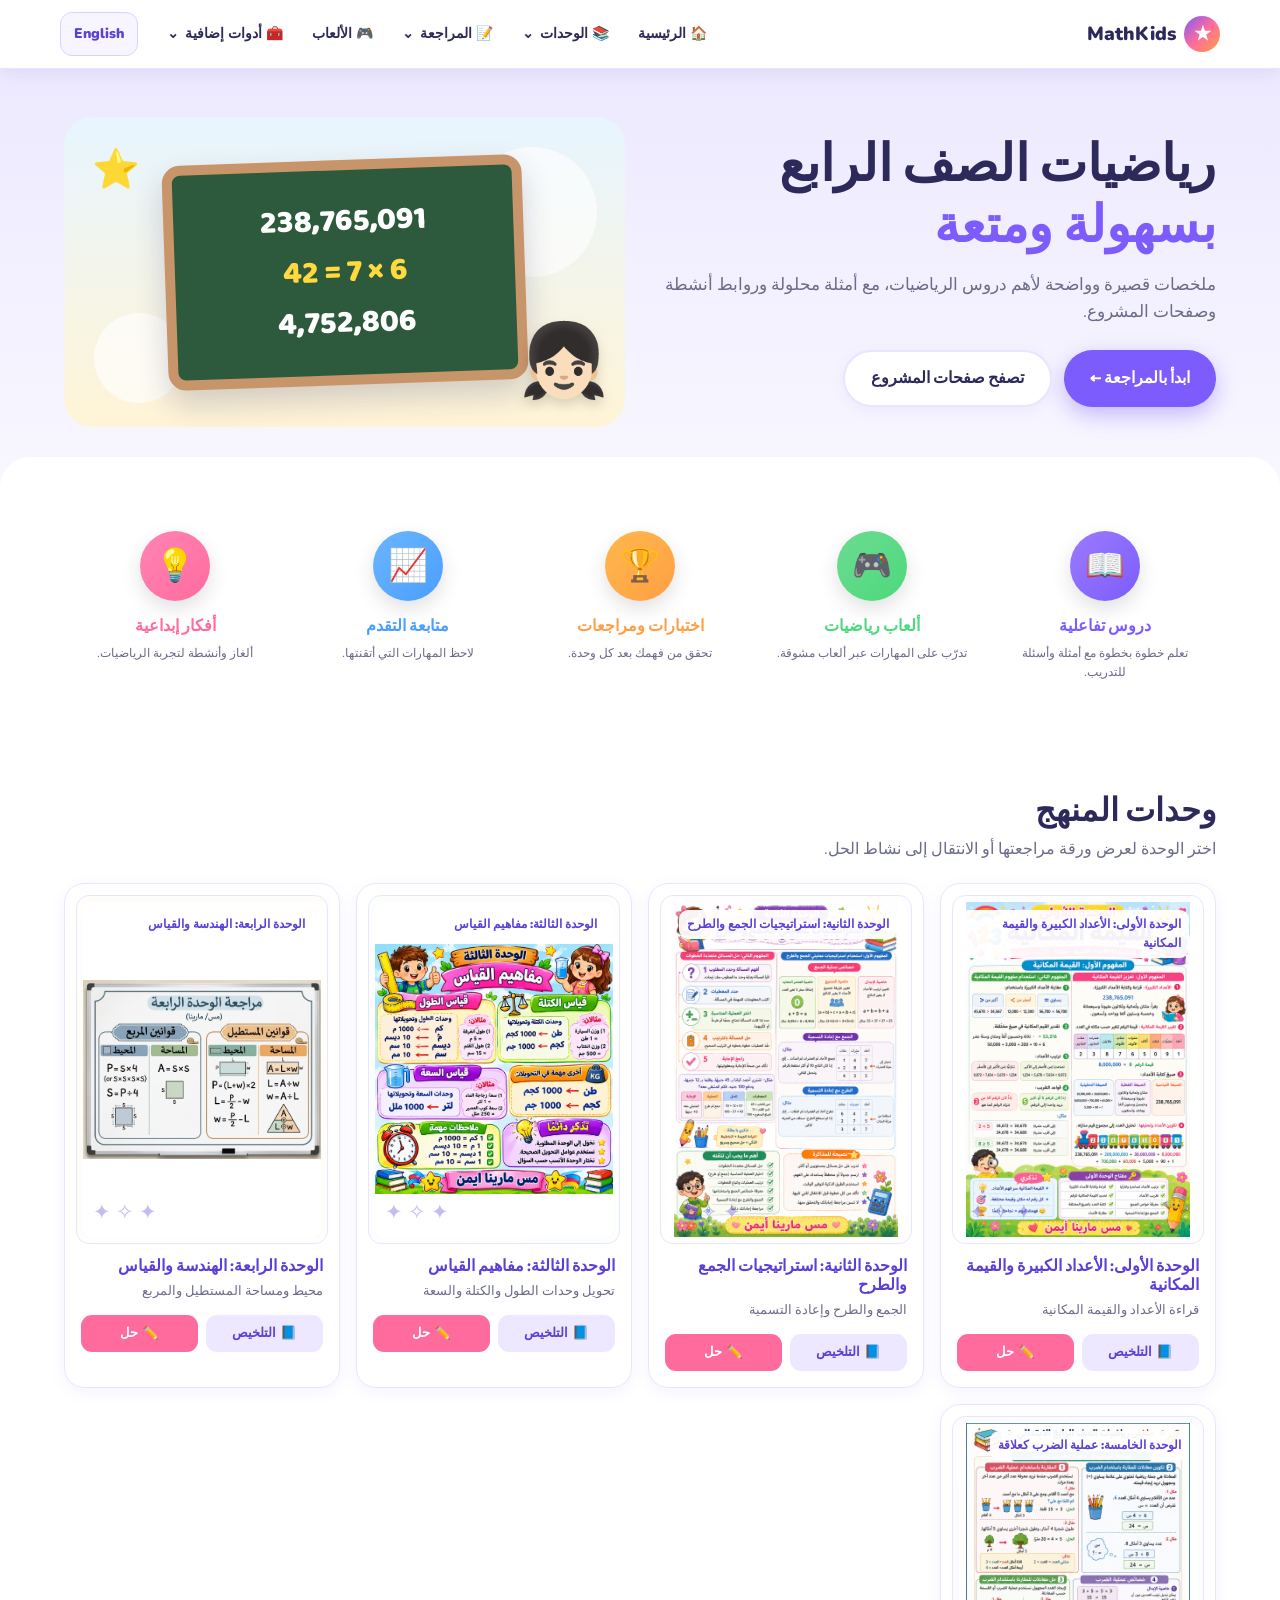
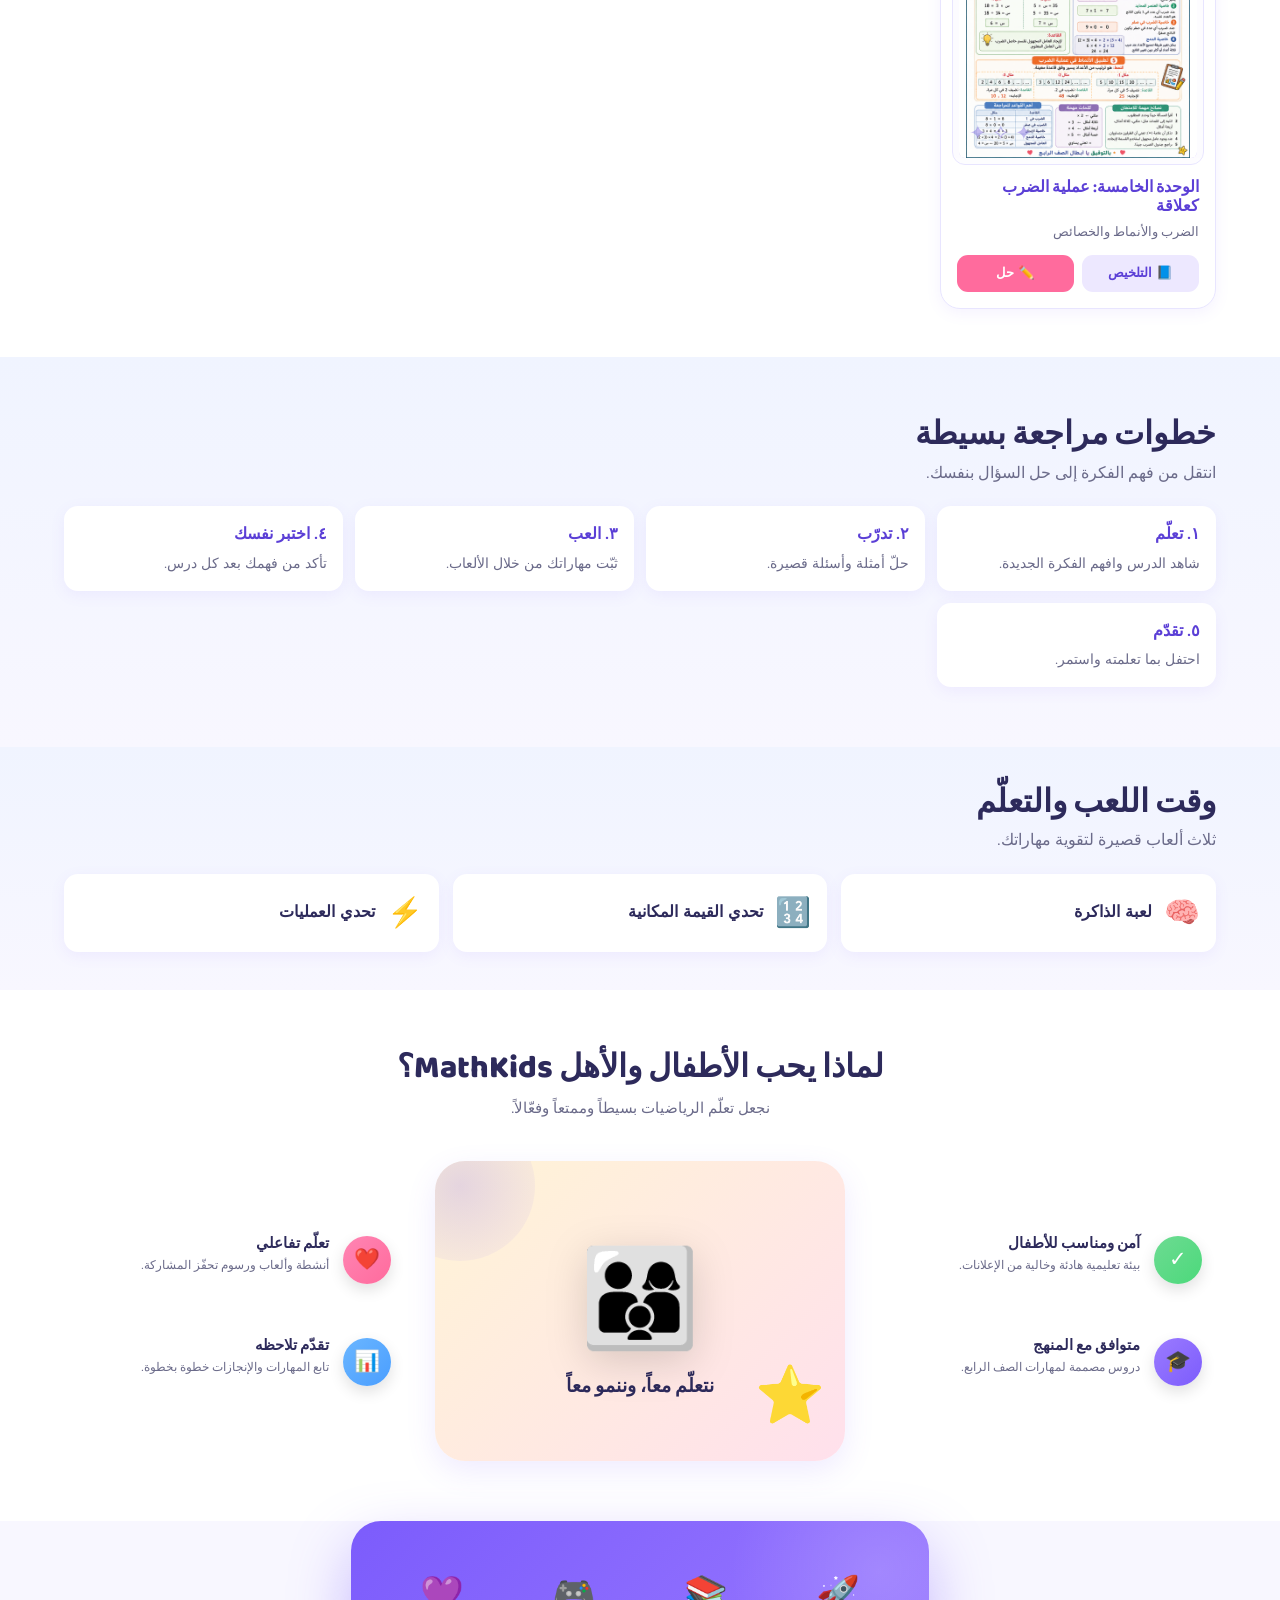
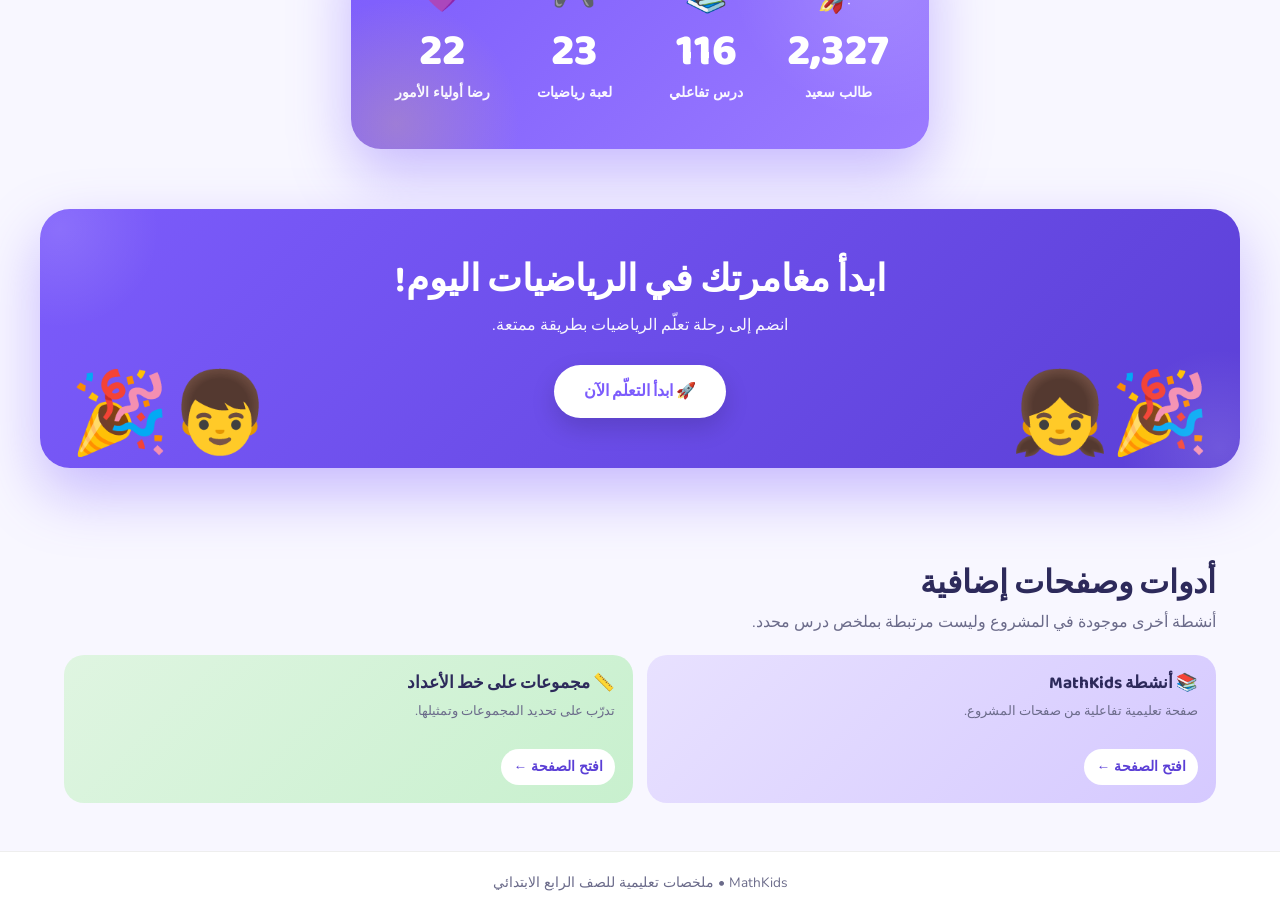
<file: index.html>
<!DOCTYPE html>
<html lang="ar" dir="rtl">
<head>
<meta charset="UTF-8">
<meta name="viewport" content="width=device-width, initial-scale=1.0">
<title>رياضيات الصف الرابع | MathKids</title>
<link rel="stylesheet" href="site-nav.css">
<link href="https://fonts.googleapis.com/css2?family=Baloo+2:wght@400;500;600;700;800&family=Nunito:wght@400;600;700;800;900&display=swap" rel="stylesheet">
  <link rel="stylesheet" href="index.css">
  <script src="index.js" defer></script>
</head>
<body>
<div id="grade-home">
  <div id="site-nav-root"></div>
  <header class="home-hero" id="home">
    <div class="container home-hero-grid">
      <div class="hero-copy">
        <h1 id="hero-title"></h1>
        <p id="hero-description"></p>
        <div class="hero-actions"><a class="btn btn-primary" href="#unit-summary" id="start-link"></a><a class="btn btn-outline" href="#project-pages" id="pages-link"></a></div>
      </div>
      <div class="hero-visual" aria-hidden="true">
        <div class="hero-board">238,765,091<br><span>6 × 7 = 42</span><br>4,752,806</div><div class="hero-mascot">👧🏻</div><div class="hero-star">⭐</div></div>
    </div>
  </header>
  <main>
    <section class="features-section" id="learning-features"><div class="container"><div class="features-grid" id="feature-grid"></div></div></section>
    <section class="home-section lessons" id="unit-summary">
      <div class="container"><div class="section-heading summary-heading"><div><h2 id="lessons-title"></h2><p id="lessons-description"></p></div></div><div class="lesson-grid" id="lesson-grid"></div></div>
    </section>
    <section class="path-section" id="study-path"><div class="container"><div class="section-heading"><h2 id="path-title"></h2><p id="path-description"></p></div><div class="path-grid" id="path-grid"></div></div></section>
    <section class="games-band" id="games-preview"><div class="container"><div class="section-heading"><h2 id="games-title"></h2><p id="games-description"></p></div><div class="games-grid" id="games-grid"></div></div></section>
    <section class="why-section" id="why-love"><div class="container"><h2 class="main-title" id="why-title"></h2><p class="subtitle" id="why-description"></p><div class="why-grid"><div class="why-col left" id="why-left"></div><div class="why-center"><div class="family-emoji">👨‍👩‍👦</div><h3 id="why-center-text"></h3><div class="monster">⭐</div></div><div class="why-col right" id="why-right"></div></div></div></section>
    <section class="stats-section" id="learning-stats"><div class="stats-box reveal"><div class="stat-item"><div class="icon">🚀</div><div class="stat-number" data-target="10000">0</div><div class="stat-label" id="stat-students"></div></div><div class="stat-item"><div class="icon">📚</div><div class="stat-number" data-target="500">0</div><div class="stat-label" id="stat-lessons"></div></div><div class="stat-item"><div class="icon">🎮</div><div class="stat-number" data-target="100">0</div><div class="stat-label" id="stat-games"></div></div><div class="stat-item"><div class="icon">💜</div><div class="stat-number" data-target="98" data-suffix="%">0</div><div class="stat-label" id="stat-satisfaction"></div></div></div></section>
    <section class="cta-section" id="start-learning"><div class="cta-box reveal"><div class="cta-kid cta-kid-left">👦🎉</div><div class="cta-kid cta-kid-right">🎉👧</div><h2 id="cta-title"></h2><p id="cta-description"></p><a class="btn-white" href="#unit-summary" id="cta-link"></a></div></section>
    <section class="home-section project-pages" id="project-pages">
      <div class="container"><div class="section-heading"><h2 id="pages-title"></h2><p id="pages-description"></p></div><div class="resource-grid" id="resource-grid"></div></div>
    </section>
  </main>
  <footer class="home-footer"><div class="container" id="footer-text"></div></footer>
</div>

<!-- ============ NAVBAR ============ -->
<nav class="navbar">
  <div class="container nav-inner">
    <div class="logo">
      <div class="logo-icon">⭐</div>
      <span><span class="math">Math</span><span class="kids">Kids</span></span>
    </div>

    <ul class="nav-links">
      <li><a href="#" class="active">🏠 Home</a></li>
      <li class="dropdown">
        <a href="#">📚 Lessons ▾</a>
        <div class="dropdown-menu">
          <a href="#">🎓 Grade 1</a>
          <a href="#">🎓 Grade 2</a>
          <a href="#">🎓 Grade 3</a>
          <a href="#" class="active">🎓 Grade 4</a>
          <a href="#">🎓 Grade 5</a>
          <a href="#">🎓 Grade 6</a>
        </div>
      </li>
      <li><a href="#">📝 Exams</a></li>
      <li><a href="#">🎮 Games</a></li>
      <li><a href="#">💡 Ideas</a></li>
    </ul>

    <a href="#" class="login-btn">👤 Login</a>
    <button class="mobile-toggle" aria-label="menu">☰</button>
  </div>
</nav>

<!-- ============ HERO ============ -->
<section class="hero">
  <div class="container hero-grid">
    <div class="hero-content">
      <h1>Learn <span class="highlight-purple">Math</span>,<br>Have <span class="highlight-pink">Fun!</span></h1>
      <p>Engaging lessons, exciting games, and creative activities make math easy and enjoyable for kids.</p>

      <div class="hero-buttons">
        <button class="btn btn-primary">🚀 Start Learning</button>
        <button class="btn btn-outline">▶ Watch Video</button>
      </div>

      <div class="hero-features">
        <div class="feat">
          <div class="feat-icon">📘</div>
          <span>Curriculum Aligned<br>Grade 4 Math</span>
        </div>
        <div class="feat">
          <div class="feat-icon">🛡️</div>
          <span>Safe & Ad-Free<br>Environment</span>
        </div>
        <div class="feat">
          <div class="feat-icon">📊</div>
          <span>Track Progress<br>& Achievements</span>
        </div>
      </div>
    </div>

    <div class="hero-image">
      <div class="hero-scene">
        <div class="sky-bg"></div>

        <!-- Clouds -->
        <div class="cloud cloud-1"></div>
        <div class="cloud cloud-2"></div>

        <!-- Trees -->
        <div class="tree tree-left"></div>
        <div class="tree tree-right"></div>

        <!-- Floating numbers -->
        <div class="float-num fn-2">2</div>
        <div class="float-num fn-3">3</div>
        <div class="float-num fn-x">×</div>

        <!-- Paper plane -->
        <div class="plane">✈️</div>

        <!-- Chalkboard -->
        <div class="board">
          <div class="board-line"><span class="num">2</span> <span class="op">+</span> <span class="num">3</span> <span class="op">=</span> <span class="res">5</span></div>
          <div class="board-line"><span class="num">8</span> <span class="op">−</span> <span class="num">2</span> <span class="op">=</span> <span class="res">6</span></div>
          <div class="board-line"><span class="num">4</span> <span class="op">×</span> <span class="num">2</span> <span class="op">=</span> <span class="res">8</span></div>
        </div>

        <!-- Desk -->
        <div class="desk"></div>

        <!-- Books -->
        <div class="book book-1"></div>
        <div class="book book-2"></div>

        <!-- Pencil -->
        <div class="pencil"></div>

        <!-- Kids -->
        <div class="kid-figure kid-boy">👦</div>
        <div class="kid-figure kid-girl">👧</div>
      </div>
    </div>
  </div>
</section>

<!-- ============ FEATURES ROW ============ -->
<section class="features-section">
  <div class="container">
    <div class="features-grid">
      <div class="feature-card reveal">
        <div class="feature-icon f-icon-1">📖</div>
        <h4>Interactive Lessons</h4>
        <p>Step-by-step video lessons with examples & practice questions.</p>
      </div>
      <div class="feature-card reveal">
        <div class="feature-icon f-icon-2">🎮</div>
        <h4>Fun Math Games</h4>
        <p>Practice math skills with exciting games and challenges.</p>
      </div>
      <div class="feature-card reveal">
        <div class="feature-icon f-icon-3">🏆</div>
        <h4>Exams & Quizzes</h4>
        <p>Test your knowledge and track your progress easily.</p>
      </div>
      <div class="feature-card reveal">
        <div class="feature-icon f-icon-4">📈</div>
        <h4>Progress Tracking</h4>
        <p>See reports and achievements to improve every day.</p>
      </div>
      <div class="feature-card reveal">
        <div class="feature-icon f-icon-5">💡</div>
        <h4>Creative Ideas</h4>
        <p>Fun activities and puzzles to explore math creatively.</p>
      </div>
    </div>
  </div>
</section>

<!-- ============ TOPICS ============ -->
<section class="topics-section">
  <div class="container">
    <div class="section-header">
      <h2 class="section-title">Explore by Topic <span class="star">★</span></h2>
      <a href="#" class="view-all">View all topics →</a>
    </div>

    <div class="topics-grid">
      <div class="topic-card topic-1 reveal">
        <h4>Numbers & Place Value</h4>
        <div class="topic-visual">🔢</div>
        <div class="topic-arrow">→</div>
      </div>
      <div class="topic-card topic-2 reveal">
        <h4>Addition & Subtraction</h4>
        <div class="topic-visual">➕</div>
        <div class="topic-arrow">→</div>
      </div>
      <div class="topic-card topic-3 reveal">
        <h4>Multiplication & Division</h4>
        <div class="topic-visual">✖️</div>
        <div class="topic-arrow">→</div>
      </div>
      <div class="topic-card topic-4 reveal">
        <h4>Fractions & Decimals</h4>
        <div class="topic-visual">🥧</div>
        <div class="topic-arrow">→</div>
      </div>
      <div class="topic-card topic-5 reveal">
        <h4>Measurement & Data</h4>
        <div class="topic-visual">📏</div>
        <div class="topic-arrow">→</div>
      </div>
    </div>

    <div class="dots-nav">
      <div class="dot active"></div>
      <div class="dot"></div>
      <div class="dot"></div>
    </div>
  </div>
</section>

<!-- ============ LEARNING PATH ============ -->
<section class="path-section">
  <div class="path-deco path-deco-left">👧</div>
  <div class="path-deco path-deco-right">🧠</div>
  <div class="container">
    <h2 class="main-title">A Fun Learning Path for Every Kid</h2>
    <p class="subtitle">Structured lessons designed to build strong math skills step by step.</p>

    <div class="path-grid">
      <div class="path-step reveal">
        <div class="path-icon p-icon-1">📋</div>
        <h4>1. Learn</h4>
        <p>Watch lessons and understand new concepts.</p>
      </div>
      <div class="path-step reveal">
        <div class="path-icon p-icon-2">✏️</div>
        <h4>2. Practice</h4>
        <p>Solve exercises and try practice questions.</p>
      </div>
      <div class="path-step reveal">
        <div class="path-icon p-icon-3">🎮</div>
        <h4>3. Play</h4>
        <p>Play fun games to reinforce what you learned.</p>
      </div>
      <div class="path-step reveal">
        <div class="path-icon p-icon-4">🏅</div>
        <h4>4. Test</h4>
        <p>Take quizzes and exams to check your knowledge.</p>
      </div>
      <div class="path-step reveal">
        <div class="path-icon p-icon-5">🏆</div>
        <h4>5. Achieve</h4>
        <p>Earn stars, badges, and certificates!</p>
      </div>
    </div>
  </div>
</section>

<!-- ============ WHY KIDS LOVE ============ -->
<section class="why-section">
  <div class="container">
    <h2 class="main-title">Why Kids & Parents Love <span class="purple">Math</span><span class="pink">Kids</span></h2>
    <p class="subtitle">MathKids makes learning math simple, fun, and effective!</p>

    <div class="why-grid">
      <div class="why-col left">
        <div class="why-item reveal">
          <div class="why-icon w-icon-1">✓</div>
          <div>
            <h5>Safe & Kid-Friendly</h5>
            <p>100% safe learning environment with no ads.</p>
          </div>
        </div>
        <div class="why-item reveal">
          <div class="why-icon w-icon-2">🎓</div>
          <div>
            <h5>Curriculum Aligned</h5>
            <p>Lessons designed to match Grade 4 curriculum.</p>
          </div>
        </div>
      </div>

      <div class="why-center reveal">
        <div class="family-emoji">👨‍👩‍👦</div>
        <div class="monster">👾</div>
      </div>

      <div class="why-col right">
        <div class="why-item reveal">
          <div class="why-icon w-icon-3">❤️</div>
          <div>
            <h5>Engaging & Interactive</h5>
            <p>Colorful videos, animations, and interactive activities.</p>
          </div>
        </div>
        <div class="why-item reveal">
          <div class="why-icon w-icon-4">📊</div>
          <div>
            <h5>Progress You Can See</h5>
            <p>Detailed reports to help kids improve and grow.</p>
          </div>
        </div>
      </div>
    </div>
  </div>
</section>

<!-- ============ STATS ============ -->
<section class="stats-section">
  <div class="stats-box reveal">
    <div class="stat-item">
      <div class="icon">🚀</div>
      <div class="stat-number" data-target="10000">0</div>
      <div class="stat-label">Happy Students</div>
    </div>
    <div class="stat-item">
      <div class="icon">📚</div>
      <div class="stat-number" data-target="500">0</div>
      <div class="stat-label">Interactive Lessons</div>
    </div>
    <div class="stat-item">
      <div class="icon">🎮</div>
      <div class="stat-number" data-target="100">0</div>
      <div class="stat-label">Fun Math Games</div>
    </div>
    <div class="stat-item">
      <div class="icon">💜</div>
      <div class="stat-number" data-target="98" data-suffix="%">0</div>
      <div class="stat-label">Parents Satisfied</div>
    </div>
  </div>
</section>

<!-- ============ TESTIMONIALS ============ -->
<section class="testimonials-section">
  <div class="container">
    <h2 class="main-title">What Parents Say</h2>

    <div class="testimonials-grid">
      <div class="testimonial reveal">
        <p>"MathKids has made math so easy and fun for my daughter. She looks forward to learning every day!"</p>
        <div class="stars">★★★★★</div>
        <div class="author">
          <div class="author-avatar">👩</div>
          <div class="author-name">— Emma's Mom</div>
        </div>
      </div>
      <div class="testimonial reveal">
        <p>"The lessons are clear, the games are amazing, and I can see real improvement in my son's skills."</p>
        <div class="stars">★★★★★</div>
        <div class="author">
          <div class="author-avatar">👨</div>
          <div class="author-name">— James's Dad</div>
        </div>
      </div>
      <div class="testimonial reveal">
        <p>"A fantastic platform! My child loves the quizzes and badges. Highly recommended!"</p>
        <div class="stars">★★★★★</div>
        <div class="author">
          <div class="author-avatar">👩‍🦰</div>
          <div class="author-name">— Sophia's Mom</div>
        </div>
      </div>
    </div>
  </div>
</section>

<!-- ============ CTA ============ -->
<section class="cta-section">
  <div class="cta-box reveal">
    <div class="cta-kid cta-kid-left">👦</div>
    <div class="cta-kid cta-kid-right">👧</div>
    <h2>Start Your Math Adventure Today!</h2>
    <p>Join thousands of kids learning math the fun way.</p>
    <button class="btn-white">🚀 Start Learning Now</button>
  </div>
</section>

<!-- ============ FOOTER ============ -->
<footer class="footer">
  <div class="container">
    <div class="footer-grid">
      <div class="footer-brand">
        <div class="logo">
          <div class="logo-icon">⭐</div>
          <span><span class="math">Math</span><span class="kids">Kids</span></span>
        </div>
        <span>Learn • Play • Grow</span>
        <p>Making math learning fun, interactive, and effective for Grade 4 students.</p>
        <div class="socials">
          <a href="#" aria-label="Facebook">f</a>
          <a href="#" aria-label="Twitter">𝕏</a>
          <a href="#" aria-label="Instagram">◎</a>
        </div>
      </div>

      <div class="footer-col">
        <h5>Explore</h5>
        <ul>
          <li><a href="#">Lessons</a></li>
          <li><a href="#">Exams</a></li>
          <li><a href="#">Games</a></li>
          <li><a href="#">Ideas</a></li>
          <li><a href="#">Grade 4</a></li>
        </ul>
      </div>

      <div class="footer-col">
        <h5>Resources</h5>
        <ul>
          <li><a href="#">Blog</a></li>
          <li><a href="#">Help Center</a></li>
          <li><a href="#">Parents Guide</a></li>
          <li><a href="#">Study Tips</a></li>
          <li><a href="#">Download App</a></li>
        </ul>
      </div>

      <div class="footer-col">
        <h5>Company</h5>
        <ul>
          <li><a href="#">About Us</a></li>
          <li><a href="#">Contact Us</a></li>
          <li><a href="#">Terms of Use</a></li>
          <li><a href="#">Privacy Policy</a></li>
        </ul>
      </div>

      <div class="footer-col">
        <h5>Stay Updated!</h5>
        <p class="footer-subscribe">Subscribe to get the latest updates and learning tips.</p>
        <form class="newsletter" onsubmit="event.preventDefault(); this.reset(); showToast('Subscribed! 🎉');">
          <input type="email" placeholder="Enter your email" required>
          <button type="submit" aria-label="Subscribe">➤</button>
        </form>
      </div>
    </div>

    <div class="footer-bottom">
      © 2024 MathKids. All rights reserved.
    </div>
  </div>
</footer>

<!-- Toast Notification -->
<div id="toast"></div>

<script src="site-nav.js"></script>
</body>
</html>
</file>
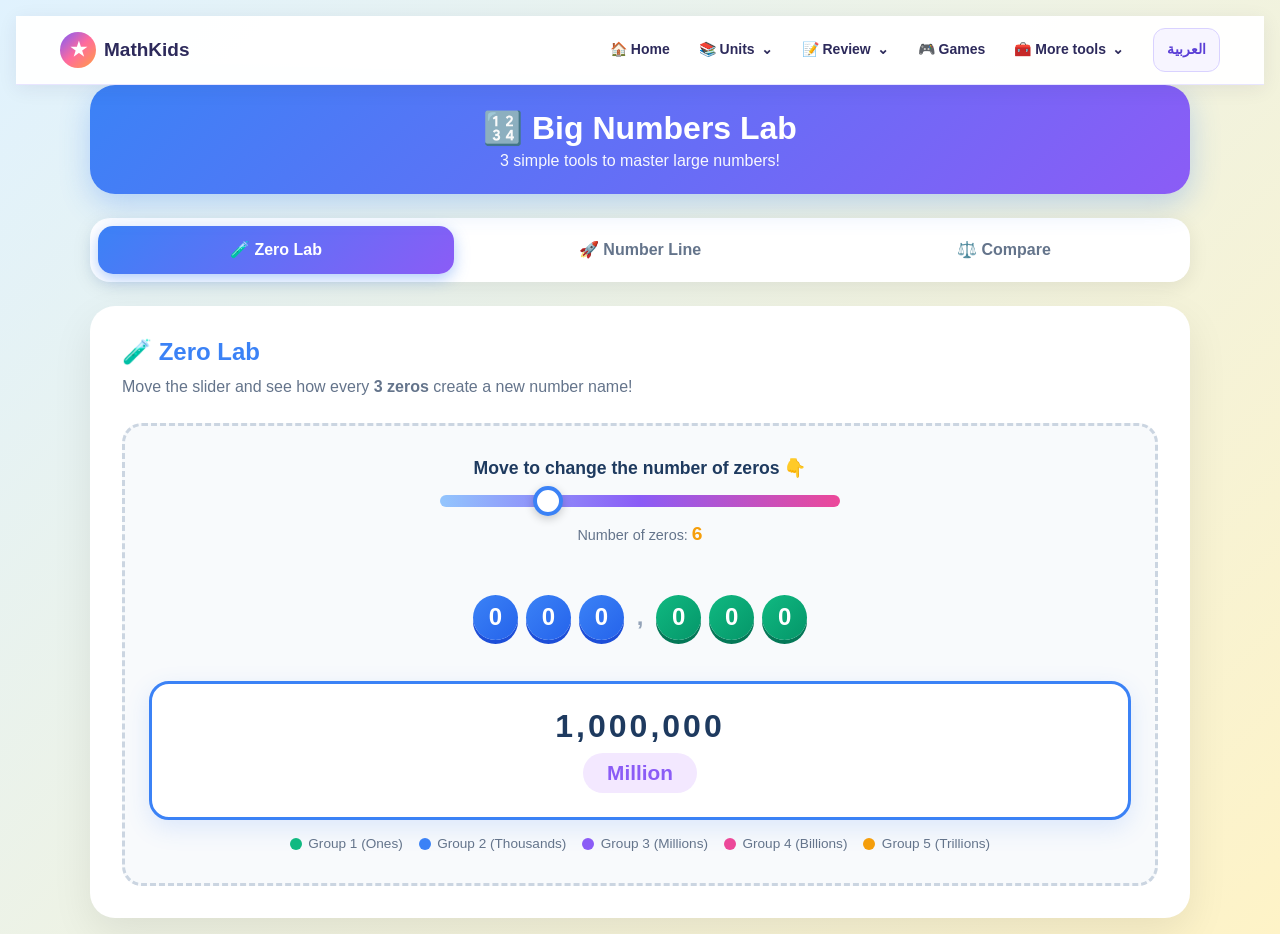
<file: Big Numbers .html>
<!DOCTYPE html>
<html lang="en" dir="ltr">
<head>
<meta charset="UTF-8">
<meta name="viewport" content="width=device-width, initial-scale=1.0">
<title>🔢 Big Numbers Lab — مختبر الأعداد الكبيرة</title>
<link rel="stylesheet" href="site-nav.css">
<script src="site-nav.js" defer></script>
  <link rel="stylesheet" href="bigNumbers.css">
  <script src="bigNumbers.js" defer></script>
</head>
<body>
<div id="site-nav-root"></div>

<div class="container">

  <header>
    <h1 data-i18n="title">🔢 Big Numbers Lab</h1>
    <p data-i18n="subtitle">3 simple tools to master large numbers!</p>
  </header>

  <!-- Tabs -->
  <div class="tabs">
    <button class="tab-btn active" data-tool="zeros" data-i18n="tabZeros">🧪 Zero Lab</button>
    <button class="tab-btn" data-tool="line" data-i18n="tabLine">🚀 Number Line</button>
    <button class="tab-btn" data-tool="compare" data-i18n="tabCompare">⚖️ Compare</button>
  </div>

  <!-- ============================================
       🛠️ Tool 1: Zero Lab
       ============================================ -->
  <div class="tool active" id="tool-zeros">
    <h2 data-i18n="zerosTitle">🧪 Zero Lab</h2>
    <p class="desc" data-i18n-html="zerosDesc">
      Move the slider and see how every <strong>3 zeros</strong> create a new number name!
    </p>

    <div class="zero-lab">

      <div class="zero-slider">
        <div class="slider-label" data-i18n="sliderLabel">Move to change the number of zeros 👇</div>
        <input type="range" id="zeroSlider" min="3" max="15" value="6" step="3">
        <div class="zeros-label">
          <span data-i18n="zerosCountLabel">Number of zeros:</span>
          <strong id="zerosCount">6</strong>
        </div>
      </div>

      <div class="zeros-display" id="zerosDisplay"></div>

      <div class="number-result">
        <div class="number-formatted" id="formattedNumber">1,000,000</div>
        <div class="number-name" id="numberName">Million</div>
      </div>

      <div class="groups-legend">
        <div class="legend-item">
          <div class="legend-dot legend-ones"></div>
          <span data-i18n="legendOnes">Group 1 (Ones)</span>
        </div>
        <div class="legend-item">
          <div class="legend-dot legend-thousands"></div>
          <span data-i18n="legendThousands">Group 2 (Thousands)</span>
        </div>
        <div class="legend-item">
          <div class="legend-dot legend-millions"></div>
          <span data-i18n="legendMillions">Group 3 (Millions)</span>
        </div>
        <div class="legend-item">
          <div class="legend-dot legend-billions"></div>
          <span data-i18n="legendBillions">Group 4 (Billions)</span>
        </div>
        <div class="legend-item">
          <div class="legend-dot legend-trillions"></div>
          <span data-i18n="legendTrillions">Group 5 (Trillions)</span>
        </div>
      </div>

    </div>
  </div>

  <!-- ============================================
       🛠️ Tool 2: Number Line
       ============================================ -->
  <div class="tool" id="tool-line">
    <h2 data-i18n="lineTitle">🚀 Number Line</h2>
    <p class="desc" data-i18n="lineDesc">
      Type any big number, and we'll draw it on a number line to see where the rocket stops!
    </p>

    <div class="line-tool">

      <div class="number-input-area">
        <label data-i18n="enterNumber">Enter a number:</label>
        <input type="text" id="numberInput" value="300000000" placeholder="e.g. 300000000">
        <button class="new-question" id="drawBtn" data-i18n="drawBtn">🚀 Draw!</button>
      </div>

      <div class="line-display">
        <div class="line-rocket" id="lineRocket">🚀</div>
        <div class="line-axis"></div>
        <div class="line-ticks" id="lineTicks"></div>
      </div>

      <div class="line-info" id="lineInfo" data-i18n="lineInfoDefault">
        Type a number and press "Draw"
      </div>

    </div>
  </div>

  <!-- ============================================
       🛠️ Tool 3: Comparison
       ============================================ -->
  <div class="tool" id="tool-compare">
    <h2 data-i18n="compareTitle">⚖️ Compare</h2>
    <p class="desc" data-i18n-html="compareDesc">
      Compare two numbers and pick the correct sign: <strong>&gt;</strong> (greater than),
      <strong>&lt;</strong> (less than), or <strong>=</strong> (equal to).
    </p>

    <div class="compare-tool">
      <div class="compare-row">
        <div class="num-box" id="numLeft">110,950,000</div>
        <button class="sign-btn" data-sign="&gt;" id="btnGt">&gt;</button>
        <button class="sign-btn" data-sign="&lt;" id="btnLt">&lt;</button>
        <button class="sign-btn" data-sign="=" id="btnEq">=</button>
        <div class="num-box" id="numRight">111,095,000</div>
      </div>

      <div class="compare-feedback" id="compareFeedback" data-i18n="comparePick">
        Pick the correct sign 👆
      </div>

      <button class="new-question" id="newQuestionBtn" data-i18n="newQuestion">🎲 New Question</button>
    </div>
  </div>

</div>

</body>
</html>
</file>
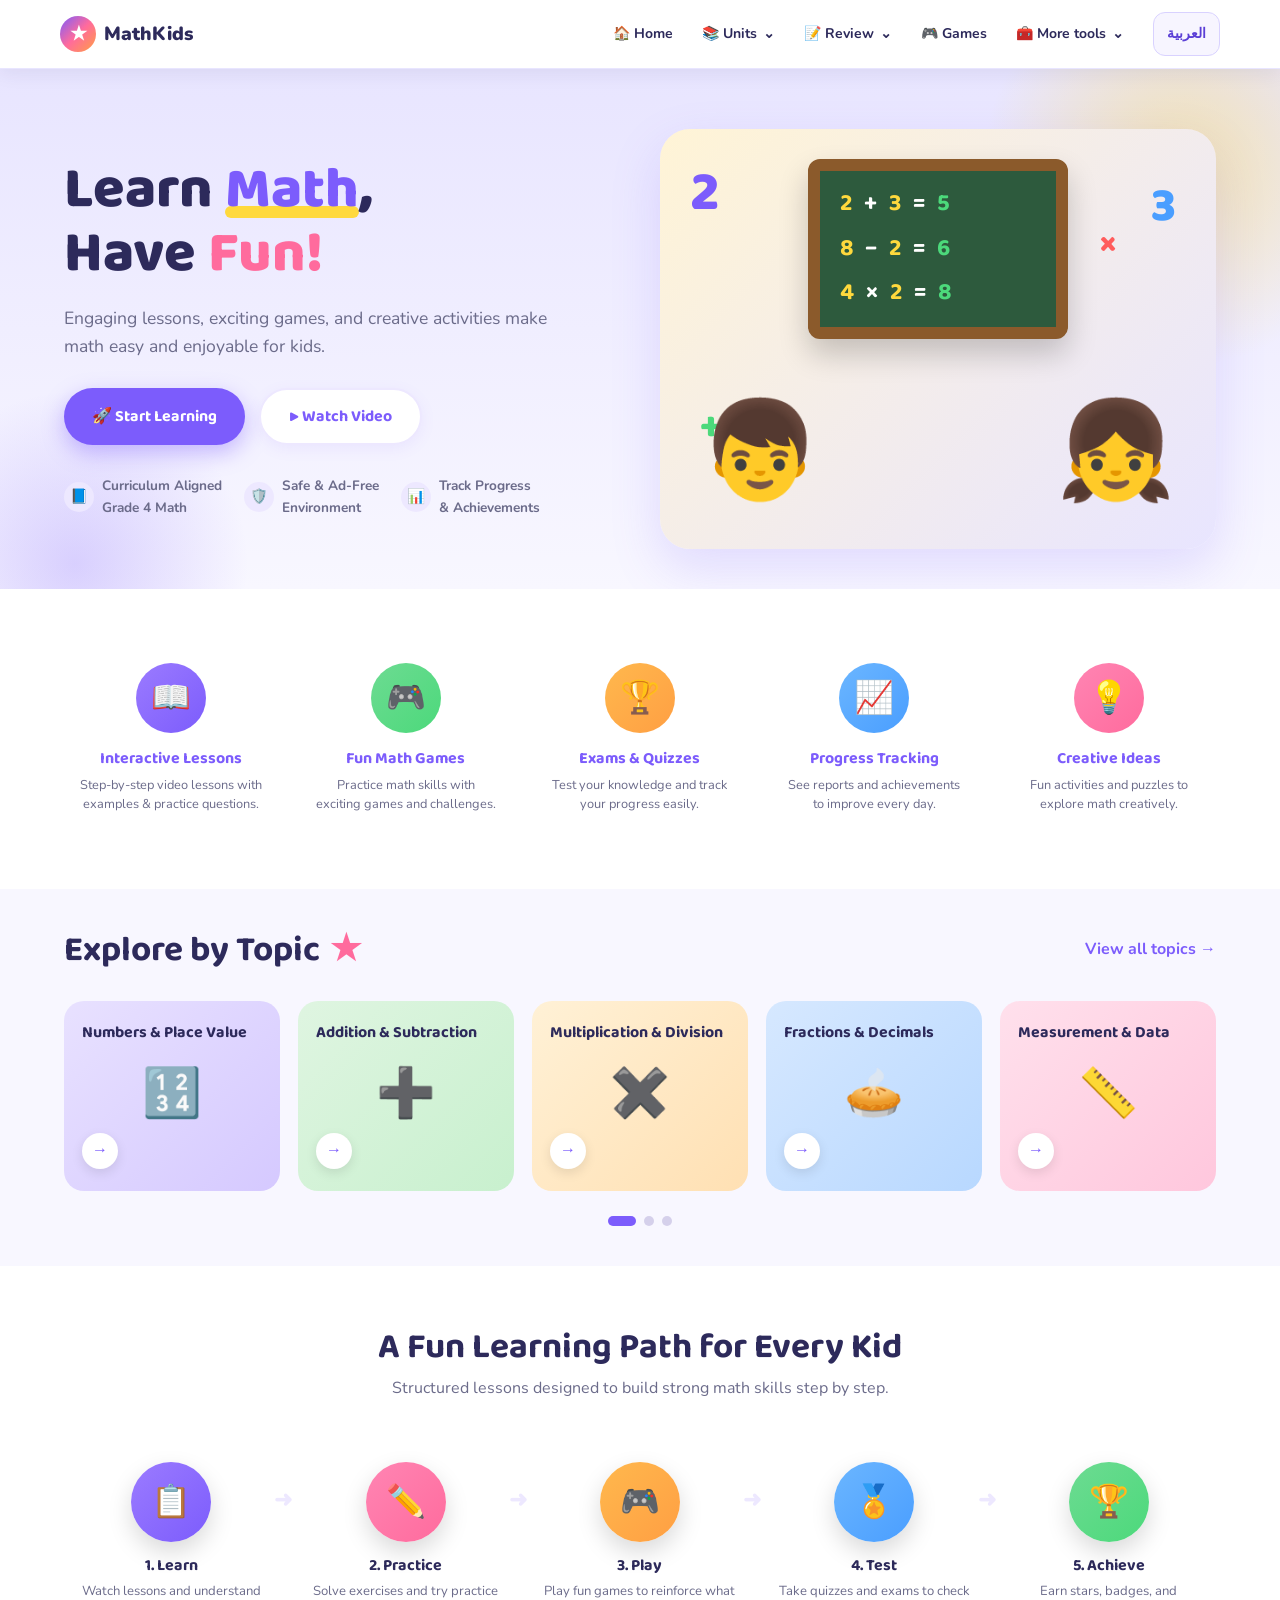
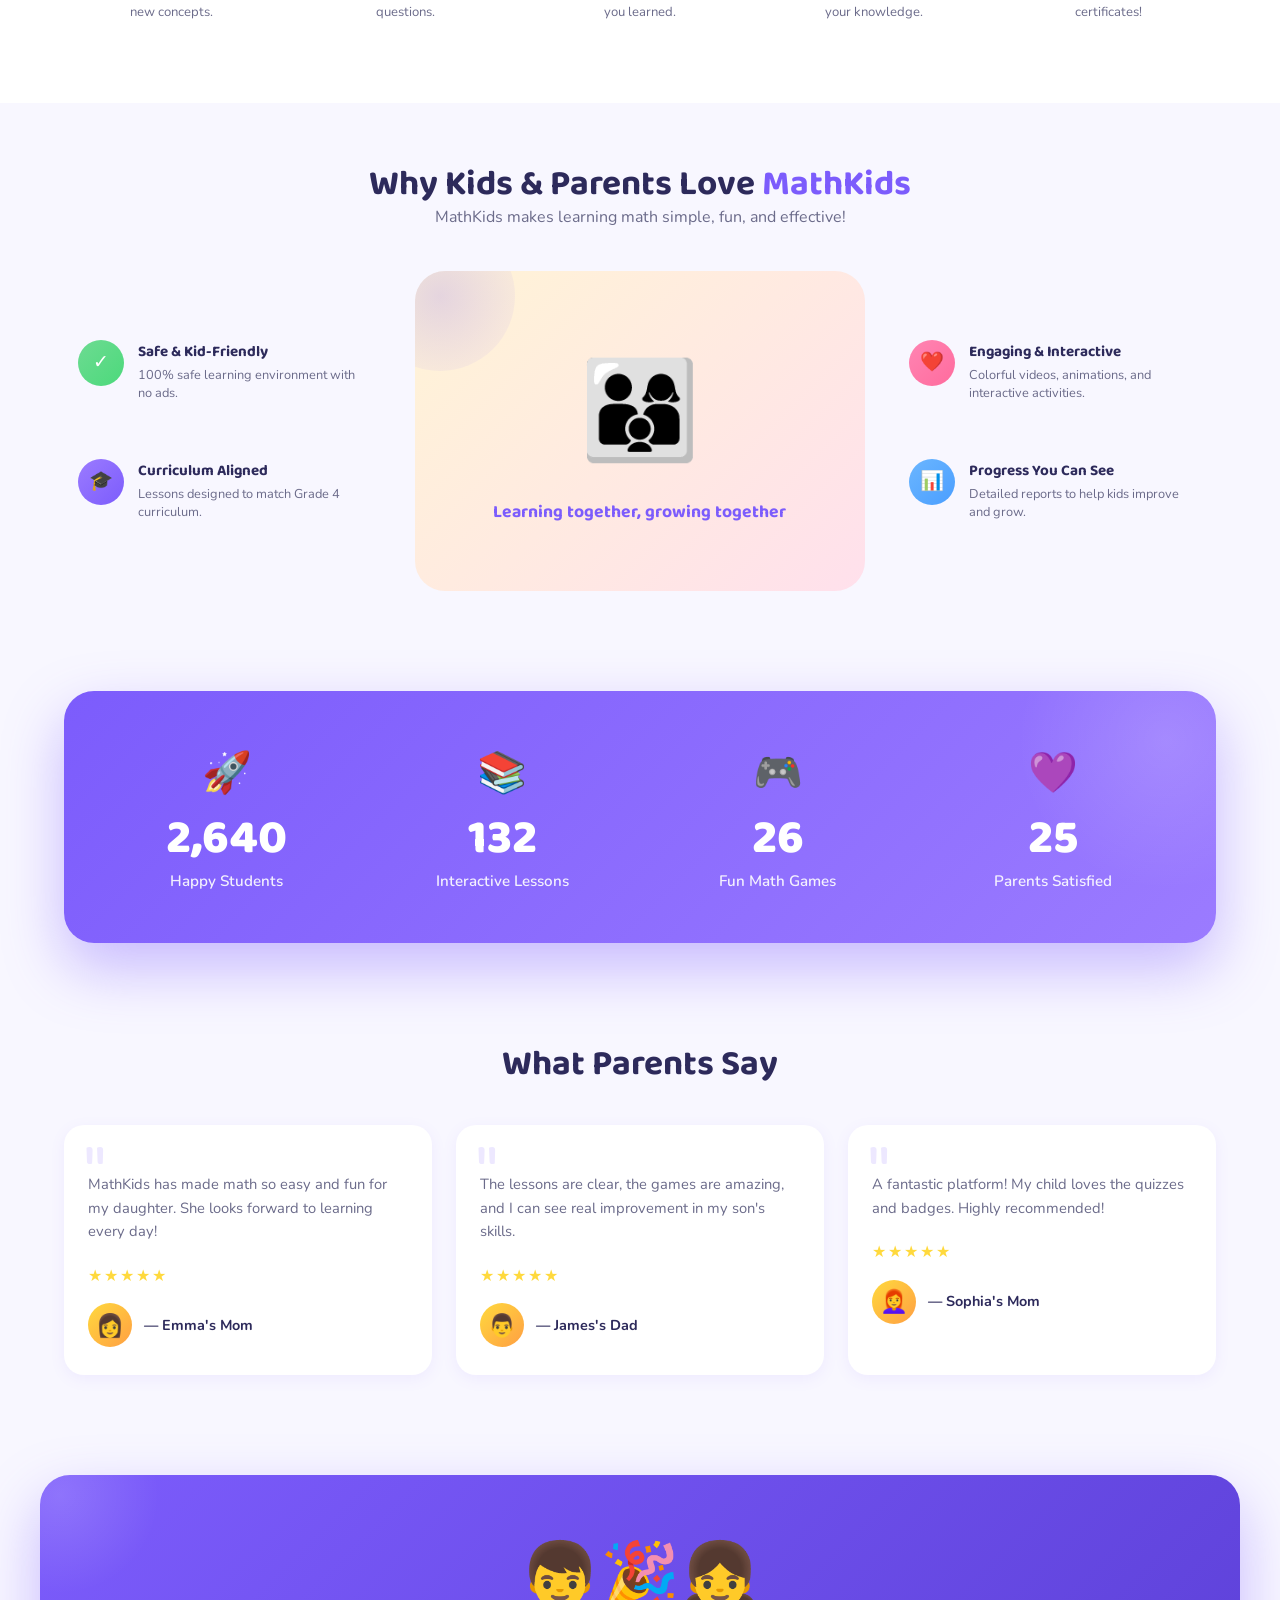
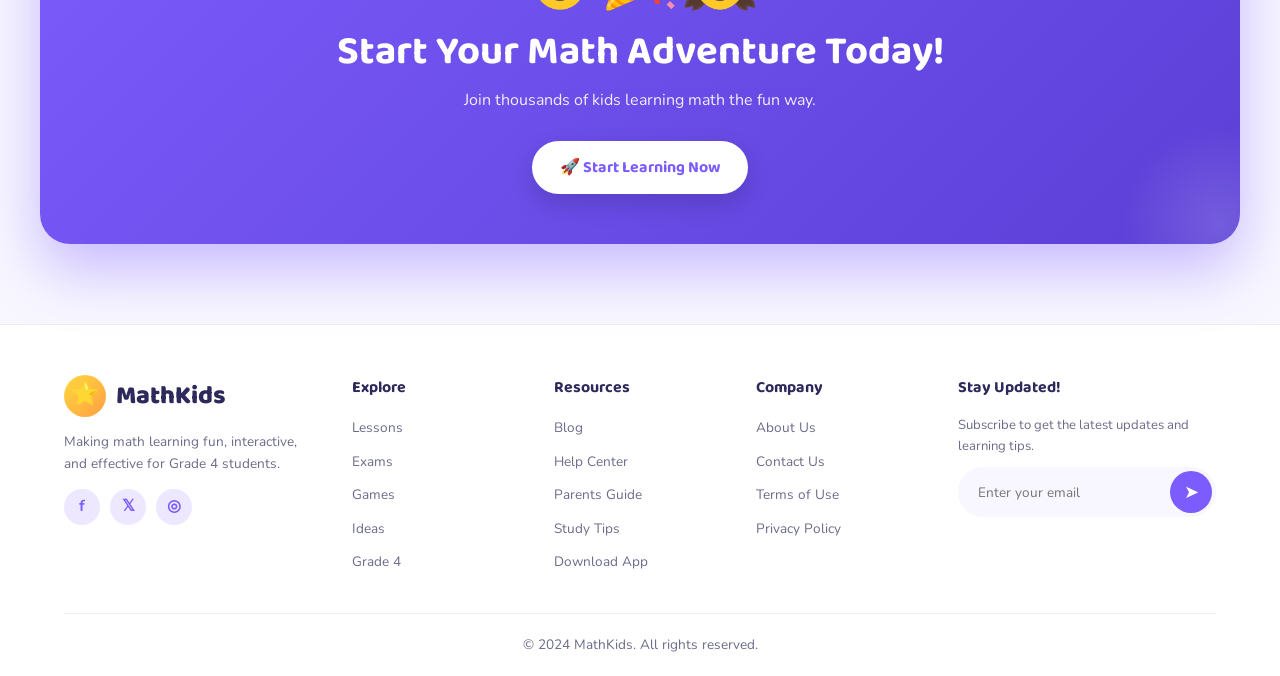
<file: deepseek_html_20260921_ffe7c0.html>
<!DOCTYPE html>
<html lang="en">
<head>
<meta charset="UTF-8">
<meta name="viewport" content="width=device-width, initial-scale=1.0">
<title>MathKids - Learn • Play • Grow</title>
<link rel="stylesheet" href="site-nav.css">
<script src="deepseek-translations.js" defer></script>
<script src="site-nav.js" defer></script>
<link href="https://fonts.googleapis.com/css2?family=Baloo+2:wght@400;500;600;700;800&family=Nunito:wght@400;600;700;800&display=swap" rel="stylesheet">
  <link rel="stylesheet" href="deepseek.css">
  <script src="deepseek.js" defer></script>
</head>
<body>

<div id="site-nav-root"></div>

<!-- ============ HERO ============ -->
<section class="hero">
  <div class="container hero-grid">
    <div class="hero-content">
      <h1>Learn <span class="highlight">Math</span>,<br>Have <span class="pink">Fun!</span></h1>
      <p>Engaging lessons, exciting games, and creative activities make math easy and enjoyable for kids.</p>

      <div class="hero-buttons">
        <button class="btn btn-primary">🚀 Start Learning</button>
        <button class="btn btn-outline">▶ Watch Video</button>
      </div>

      <div class="hero-features">
        <div class="feat">
          <div class="feat-icon">📘</div>
          <span>Curriculum Aligned<br>Grade 4 Math</span>
        </div>
        <div class="feat">
          <div class="feat-icon">🛡️</div>
          <span>Safe & Ad-Free<br>Environment</span>
        </div>
        <div class="feat">
          <div class="feat-icon">📊</div>
          <span>Track Progress<br>& Achievements</span>
        </div>
      </div>
    </div>

    <div class="hero-image">
      <div class="hero-illustration">
        <div class="shape shape-2">2</div>
        <div class="shape shape-3">3</div>
        <div class="shape shape-x">×</div>
        <div class="shape shape-plus">+</div>

        <div class="board">
          <div class="board-line"><span class="num">2</span> + <span class="num">3</span> = <span class="res">5</span></div>
          <div class="board-line"><span class="num">8</span> − <span class="num">2</span> = <span class="res">6</span></div>
          <div class="board-line"><span class="num">4</span> × <span class="num">2</span> = <span class="res">8</span></div>
        </div>

        <div class="kid kid-1">👦</div>
        <div class="kid kid-2">👧</div>
      </div>
    </div>
  </div>
</section>

<!-- ============ FEATURES ROW ============ -->
<section class="features-section">
  <div class="container">
    <div class="features-grid">
      <div class="feature-card reveal">
        <div class="feature-icon f-icon-1">📖</div>
        <h4>Interactive Lessons</h4>
        <p>Step-by-step video lessons with examples & practice questions.</p>
      </div>
      <div class="feature-card reveal">
        <div class="feature-icon f-icon-2">🎮</div>
        <h4>Fun Math Games</h4>
        <p>Practice math skills with exciting games and challenges.</p>
      </div>
      <div class="feature-card reveal">
        <div class="feature-icon f-icon-3">🏆</div>
        <h4>Exams & Quizzes</h4>
        <p>Test your knowledge and track your progress easily.</p>
      </div>
      <div class="feature-card reveal">
        <div class="feature-icon f-icon-4">📈</div>
        <h4>Progress Tracking</h4>
        <p>See reports and achievements to improve every day.</p>
      </div>
      <div class="feature-card reveal">
        <div class="feature-icon f-icon-5">💡</div>
        <h4>Creative Ideas</h4>
        <p>Fun activities and puzzles to explore math creatively.</p>
      </div>
    </div>
  </div>
</section>

<!-- ============ TOPICS ============ -->
<section class="topics-section">
  <div class="container">
    <div class="section-header">
      <h2 class="section-title">Explore by Topic <span class="star">★</span></h2>
      <a href="#" class="view-all">View all topics →</a>
    </div>

    <div class="topics-grid">
      <div class="topic-card topic-1 reveal">
        <h4>Numbers & Place Value</h4>
        <div class="topic-visual">🔢</div>
        <div class="topic-arrow">→</div>
      </div>
      <div class="topic-card topic-2 reveal">
        <h4>Addition & Subtraction</h4>
        <div class="topic-visual">➕</div>
        <div class="topic-arrow">→</div>
      </div>
      <div class="topic-card topic-3 reveal">
        <h4>Multiplication & Division</h4>
        <div class="topic-visual">✖️</div>
        <div class="topic-arrow">→</div>
      </div>
      <div class="topic-card topic-4 reveal">
        <h4>Fractions & Decimals</h4>
        <div class="topic-visual">🥧</div>
        <div class="topic-arrow">→</div>
      </div>
      <div class="topic-card topic-5 reveal">
        <h4>Measurement & Data</h4>
        <div class="topic-visual">📏</div>
        <div class="topic-arrow">→</div>
      </div>
    </div>

    <div class="dots-nav">
      <div class="dot active"></div>
      <div class="dot"></div>
      <div class="dot"></div>
    </div>
  </div>
</section>

<!-- ============ LEARNING PATH ============ -->
<section class="path-section">
  <div class="container">
    <h2 class="section-title">A Fun Learning Path for Every Kid</h2>
    <p class="subtitle">Structured lessons designed to build strong math skills step by step.</p>

    <div class="path-grid">
      <div class="path-step reveal">
        <div class="path-icon p-icon-1">📋</div>
        <h4>1. Learn</h4>
        <p>Watch lessons and understand new concepts.</p>
      </div>
      <div class="path-step reveal">
        <div class="path-icon p-icon-2">✏️</div>
        <h4>2. Practice</h4>
        <p>Solve exercises and try practice questions.</p>
      </div>
      <div class="path-step reveal">
        <div class="path-icon p-icon-3">🎮</div>
        <h4>3. Play</h4>
        <p>Play fun games to reinforce what you learned.</p>
      </div>
      <div class="path-step reveal">
        <div class="path-icon p-icon-4">🏅</div>
        <h4>4. Test</h4>
        <p>Take quizzes and exams to check your knowledge.</p>
      </div>
      <div class="path-step reveal">
        <div class="path-icon p-icon-5">🏆</div>
        <h4>5. Achieve</h4>
        <p>Earn stars, badges, and certificates!</p>
      </div>
    </div>
  </div>
</section>

<!-- ============ WHY KIDS LOVE ============ -->
<section class="why-section">
  <div class="container">
    <h2 class="section-title love-title">Why Kids & Parents Love <span>MathKids</span></h2>
    <p class="love-description">MathKids makes learning math simple, fun, and effective!</p>

    <div class="why-grid">
      <div class="why-col left">
        <div class="why-item reveal">
          <div class="why-icon w-icon-1">✓</div>
          <div>
            <h5>Safe & Kid-Friendly</h5>
            <p>100% safe learning environment with no ads.</p>
          </div>
        </div>
        <div class="why-item reveal">
          <div class="why-icon w-icon-2">🎓</div>
          <div>
            <h5>Curriculum Aligned</h5>
            <p>Lessons designed to match Grade 4 curriculum.</p>
          </div>
        </div>
      </div>

      <div class="why-center reveal">
        <div class="family-emoji">👨‍👩‍👦</div>
        <div class="family-caption">Learning together, growing together</div>
      </div>

      <div class="why-col right">
        <div class="why-item reveal">
          <div class="why-icon w-icon-3">❤️</div>
          <div>
            <h5>Engaging & Interactive</h5>
            <p>Colorful videos, animations, and interactive activities.</p>
          </div>
        </div>
        <div class="why-item reveal">
          <div class="why-icon w-icon-4">📊</div>
          <div>
            <h5>Progress You Can See</h5>
            <p>Detailed reports to help kids improve and grow.</p>
          </div>
        </div>
      </div>
    </div>
  </div>
</section>

<!-- ============ STATS ============ -->
<section class="stats-section">
  <div class="stats-box">
    <div class="stat-item">
      <div class="icon">🚀</div>
      <div class="stat-number" data-target="10000">0</div>
      <div class="stat-label">Happy Students</div>
    </div>
    <div class="stat-item">
      <div class="icon">📚</div>
      <div class="stat-number" data-target="500">0</div>
      <div class="stat-label">Interactive Lessons</div>
    </div>
    <div class="stat-item">
      <div class="icon">🎮</div>
      <div class="stat-number" data-target="100">0</div>
      <div class="stat-label">Fun Math Games</div>
    </div>
    <div class="stat-item">
      <div class="icon">💜</div>
      <div class="stat-number" data-target="98" data-suffix="%">0</div>
      <div class="stat-label">Parents Satisfied</div>
    </div>
  </div>
</section>

<!-- ============ TESTIMONIALS ============ -->
<section class="testimonials-section">
  <div class="container">
    <h2 class="section-title">What Parents Say</h2>

    <div class="testimonials-grid">
      <div class="testimonial reveal">
        <p>MathKids has made math so easy and fun for my daughter. She looks forward to learning every day!</p>
        <div class="stars">★★★★★</div>
        <div class="author">
          <div class="author-avatar">👩</div>
          <div class="author-name">— Emma's Mom</div>
        </div>
      </div>
      <div class="testimonial reveal">
        <p>The lessons are clear, the games are amazing, and I can see real improvement in my son's skills.</p>
        <div class="stars">★★★★★</div>
        <div class="author">
          <div class="author-avatar">👨</div>
          <div class="author-name">— James's Dad</div>
        </div>
      </div>
      <div class="testimonial reveal">
        <p>A fantastic platform! My child loves the quizzes and badges. Highly recommended!</p>
        <div class="stars">★★★★★</div>
        <div class="author">
          <div class="author-avatar">👩‍🦰</div>
          <div class="author-name">— Sophia's Mom</div>
        </div>
      </div>
    </div>
  </div>
</section>

<!-- ============ CTA ============ -->
<section class="cta-section">
  <div class="cta-box reveal">
    <div class="celebration-kids">👦🎉👧</div>
    <h2>Start Your Math Adventure Today!</h2>
    <p>Join thousands of kids learning math the fun way.</p>
    <button class="btn btn-white">🚀 Start Learning Now</button>
  </div>
</section>

<!-- ============ FOOTER ============ -->
<footer class="footer">
  <div class="container">
    <div class="footer-grid">
      <div class="footer-brand">
        <div class="logo">
          <div class="logo-icon">⭐</div>
          <span>MathKids</span>
        </div>
        <p>Making math learning fun, interactive, and effective for Grade 4 students.</p>
        <div class="socials">
          <a href="#">f</a>
          <a href="#">𝕏</a>
          <a href="#">◎</a>
        </div>
      </div>

      <div class="footer-col">
        <h5>Explore</h5>
        <ul>
          <li><a href="#">Lessons</a></li>
          <li><a href="#">Exams</a></li>
          <li><a href="#">Games</a></li>
          <li><a href="#">Ideas</a></li>
          <li><a href="#">Grade 4</a></li>
        </ul>
      </div>

      <div class="footer-col">
        <h5>Resources</h5>
        <ul>
          <li><a href="#">Blog</a></li>
          <li><a href="#">Help Center</a></li>
          <li><a href="#">Parents Guide</a></li>
          <li><a href="#">Study Tips</a></li>
          <li><a href="#">Download App</a></li>
        </ul>
      </div>

      <div class="footer-col">
        <h5>Company</h5>
        <ul>
          <li><a href="#">About Us</a></li>
          <li><a href="#">Contact Us</a></li>
          <li><a href="#">Terms of Use</a></li>
          <li><a href="#">Privacy Policy</a></li>
        </ul>
      </div>

      <div class="footer-col">
        <h5>Stay Updated!</h5>
        <p class="footer-subscribe">Subscribe to get the latest updates and learning tips.</p>
        <form class="newsletter" onsubmit="event.preventDefault(); this.reset(); alert(document.documentElement.lang === 'ar' ? 'تم الاشتراك! 🎉' : 'Subscribed! 🎉');">
          <input type="email" placeholder="Enter your email" required>
          <button type="submit">➤</button>
        </form>
      </div>
    </div>

    <div class="footer-bottom">
      © 2024 MathKids. All rights reserved.
    </div>
  </div>
</footer>

</body>
</html>
</file>
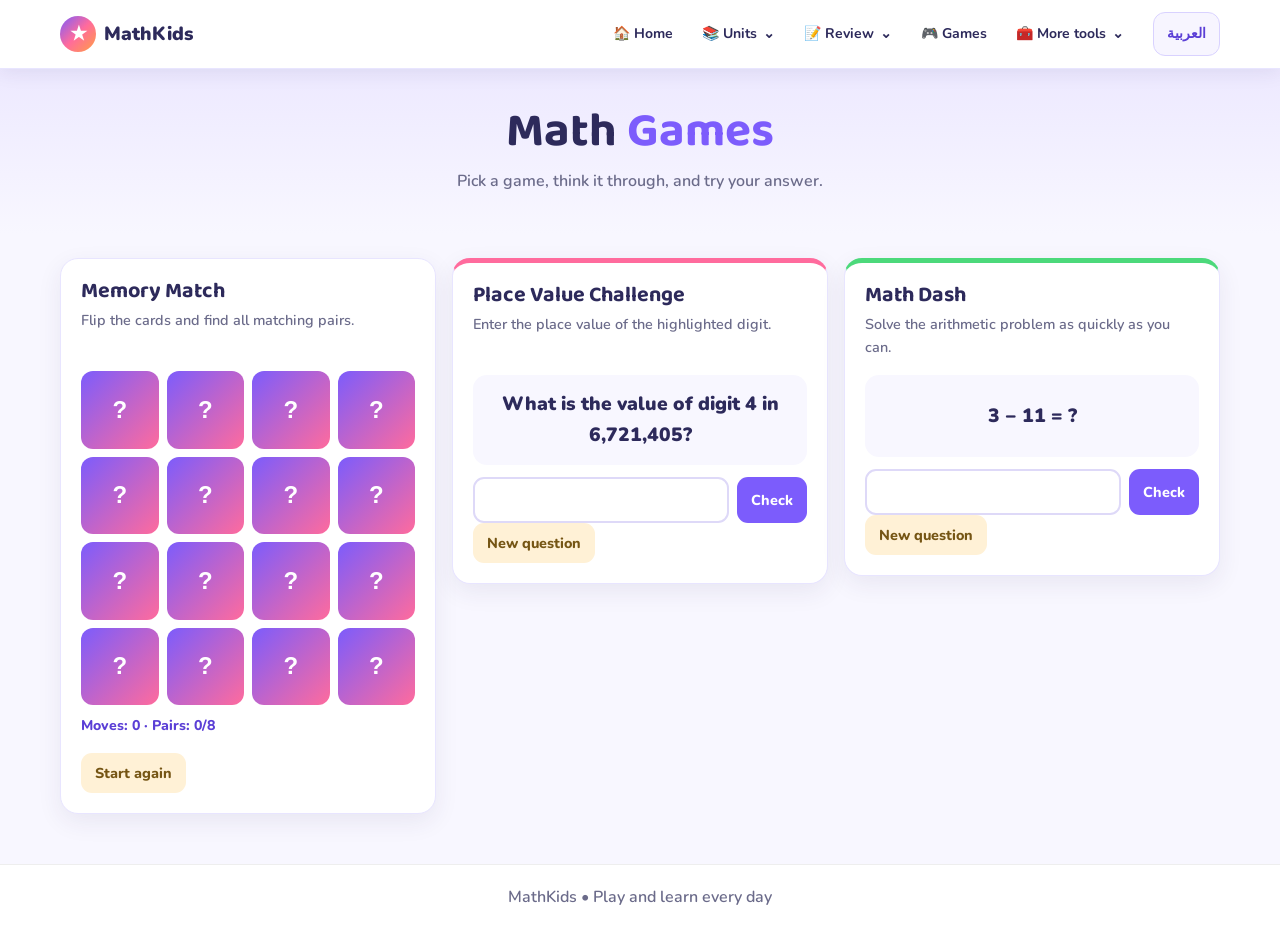
<file: games.html>
<!DOCTYPE html>
<html lang="ar" dir="rtl">
<head>
  <meta charset="UTF-8">
  <meta name="viewport" content="width=device-width, initial-scale=1.0">
  <title>ألعاب الرياضيات | MathKids</title>
  <link rel="stylesheet" href="site-nav.css">
  <link href="https://fonts.googleapis.com/css2?family=Baloo+2:wght@400;600;700;800&family=Nunito:wght@400;600;700;800;900&display=swap" rel="stylesheet">
    <link rel="stylesheet" href="games.css">
  <script src="games.js" defer></script>
</head>
<body>
  <div id="site-nav-root"></div>
  <header class="games-hero">
    <h1 id="page-title"></h1>
    <p id="page-subtitle"></p>
  </header>
  <main class="games-main">
    <div class="games-grid">
      <section class="game-card" aria-labelledby="memory-title">
        <h2 id="memory-title"></h2><p id="memory-desc"></p>
        <div class="memory-grid" id="memory-grid"></div>
        <div class="game-status" id="memory-status" aria-live="polite"></div>
        <button class="game-button secondary" id="memory-reset" type="button"></button>
      </section>
      <section class="game-card" aria-labelledby="place-title">
        <h2 id="place-title"></h2><p id="place-desc"></p>
        <div class="question-box" id="place-question"></div>
        <div class="answer-row"><input id="place-answer" type="number" inputmode="numeric"><button class="game-button" id="place-check" type="button"></button></div>
        <div class="solution" id="place-solution" aria-live="polite"></div>
        <button class="game-button secondary" id="place-next" type="button"></button>
      </section>
      <section class="game-card" aria-labelledby="math-title">
        <h2 id="math-title"></h2><p id="math-desc"></p>
        <div class="question-box" id="math-question"></div>
        <div class="answer-row"><input id="math-answer" type="number" inputmode="numeric"><button class="game-button" id="math-check" type="button"></button></div>
        <div class="solution" id="math-solution" aria-live="polite"></div>
        <button class="game-button secondary" id="math-next" type="button"></button>
      </section>
    </div>
  </main>
  <footer class="page-footer" id="page-footer"></footer>
  <script src="site-nav.js"></script>
</body>
</html>
</file>
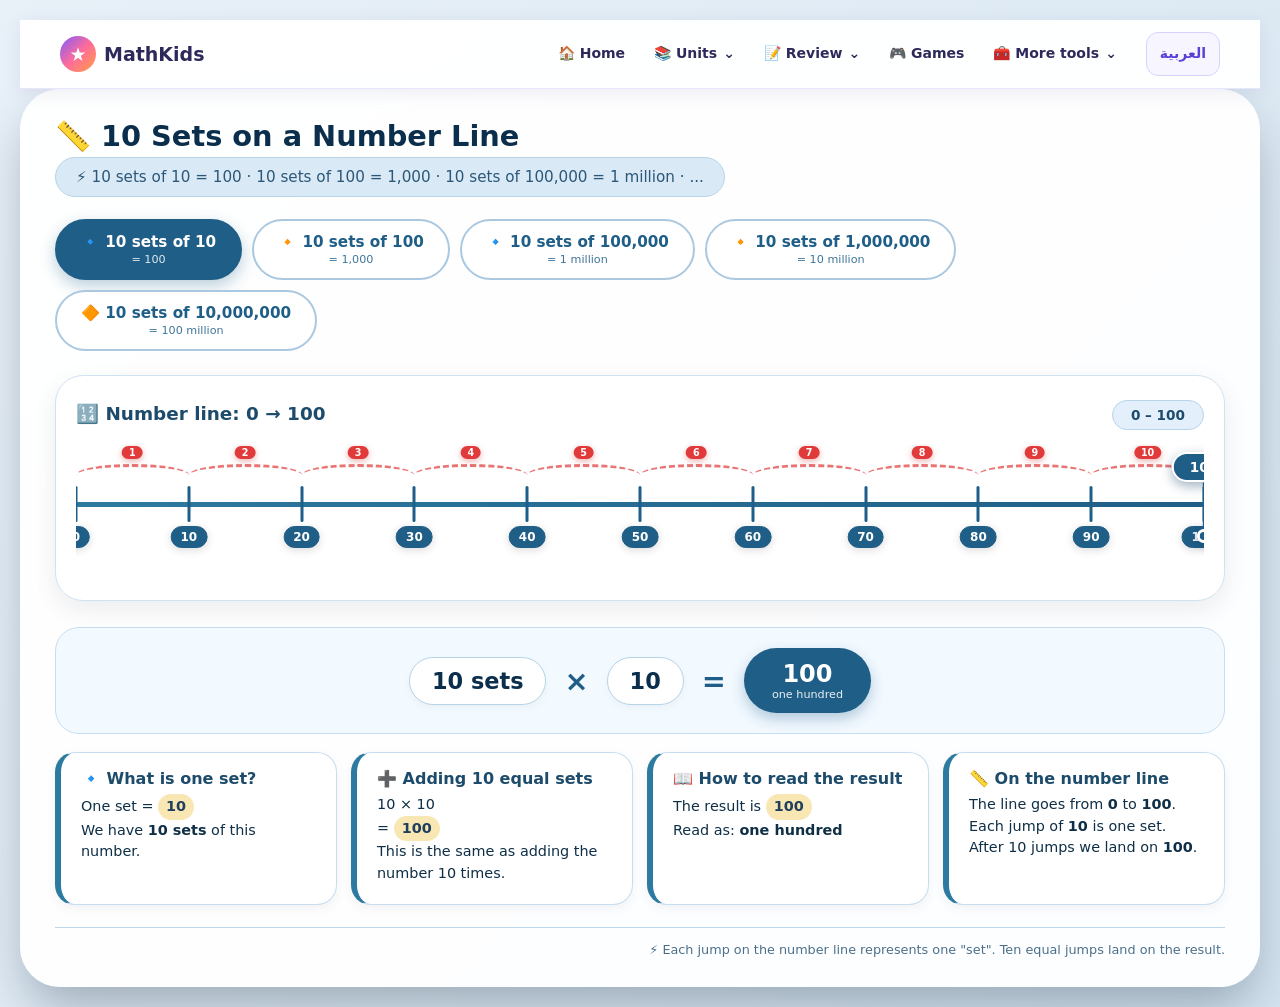
<file: sets.html>
<!DOCTYPE html>
<html lang="en" dir="ltr">
<head>
    <meta charset="UTF-8">
    <meta name="viewport" content="width=device-width, initial-scale=1.0">
    <title>10 Sets on a Number Line</title>
    <link rel="stylesheet" href="site-nav.css">
    <script src="site-nav.js" defer></script>
      <link rel="stylesheet" href="sets.css">
  <script src="sets.js" defer></script>
</head>
<body>
<div id="site-nav-root"></div>
<div class="app-card">

    <h1 id="title">📏 10 Sets on a Number Line</h1>
    <div class="subhead" id="subhead">
        ⚡ 10 sets of 10 = 100 · 10 sets of 100 = 1,000 · 10 sets of 100,000 = 1 million · ...
    </div>

    <!-- TABS -->
    <div class="section-tabs" id="tabs">
        <button class="tab-btn active" data-scene="0">
            <span class="tab-label">🔹 10 sets of 10</span>
            <span class="small-badge">= 100</span>
        </button>
        <button class="tab-btn" data-scene="1">
            <span class="tab-label">🔸 10 sets of 100</span>
            <span class="small-badge">= 1,000</span>
        </button>
        <button class="tab-btn" data-scene="2">
            <span class="tab-label">🔹 10 sets of 100,000</span>
            <span class="small-badge">= 1 million</span>
        </button>
        <button class="tab-btn" data-scene="3">
            <span class="tab-label">🔸 10 sets of 1,000,000</span>
            <span class="small-badge">= 10 million</span>
        </button>
        <button class="tab-btn" data-scene="4">
            <span class="tab-label">🔶 10 sets of 10,000,000</span>
            <span class="small-badge">= 100 million</span>
        </button>
    </div>

    <!-- NUMBER LINE -->
    <div class="number-line-section">
        <div class="line-header">
            <h3 id="lineTitle">🔢 Number line: 0 → 100</h3>
            <span class="range-badge" id="rangeBadge">0 – 100</span>
        </div>
        <div class="line-container">
            <div class="number-line" id="numberLine"></div>
        </div>
    </div>

    <!-- EQUATION -->
    <div class="equation-box" id="equationBox"></div>

    <!-- EXPLANATIONS -->
    <div class="explain-grid" id="explainGrid"></div>

    <div class="footnote" id="footnote">
        ⚡ Each jump on the number line represents one "set". Ten equal jumps land on the result.
    </div>
</div>

</body>
</html>
</file>
<file: site-nav.css>
#site-nav-root { width: 100%; flex: 0 0 auto; position: sticky; top: 0; z-index: 5000; }
.site-nav { position: relative; width: 100%; background: rgba(255,255,255,.97); border-bottom: 1px solid #E8E5FF; box-shadow: 0 4px 18px rgba(45,42,91,.08); color: #2D2A5B; font: 700 14px/1.4 'Nunito','Cairo','Segoe UI',sans-serif; }
.site-nav *, .site-nav *::before, .site-nav *::after { box-sizing: border-box; }
.site-nav-inner { width: min(1200px,100%); min-height: 68px; margin: auto; padding: 9px 20px; display: flex; align-items: center; gap: 18px; }
.site-brand { display: inline-flex; align-items: center; gap: 8px; flex: 0 0 auto; color: #2D2A5B; text-decoration: none; font-size: 19px; font-weight: 900; white-space: nowrap; }
.site-brand-mark { width: 36px; aspect-ratio: 1; display: grid; place-items: center; border-radius: 50%; color: #fff; background: linear-gradient(135deg,#7C5CFC,#FF6B9D,#FF9F43); }
.site-nav-links { display: flex; align-items: center; justify-content: flex-end; gap: 7px; flex: 1; min-width: 0; }
.site-nav a, .site-nav summary { color: #2D2A5B; text-decoration: none; }
.site-nav-link, .site-nav summary { display: inline-flex; align-items: center; gap: 6px; min-height: 44px; padding: 8px 11px; border: 0; border-radius: 12px; background: transparent; font: inherit; white-space: nowrap; cursor: pointer; }
.site-nav-language { min-height: 44px; padding: 8px 13px; border: 1px solid #D9D2FF; border-radius: 12px; background: #F7F5FF; color: #5B3FD6; font: inherit; font-weight: 900; white-space: nowrap; cursor: pointer; transition: background .2s, color .2s, transform .2s; }
.site-nav-language:hover { background: #5B3FD6; color: #fff; transform: translateY(-1px); }
.site-nav-language:focus-visible { outline: 3px solid #FF9F43; outline-offset: 2px; }
.site-nav-link:focus-visible, .site-nav summary:focus-visible, .site-nav-panel a:focus-visible, .site-nav-tools a:focus-visible { outline: 3px solid #FF9F43; outline-offset: 2px; }
.site-nav-link:hover, .site-nav summary:hover, .site-nav details[open] > summary { background: #EDE8FF; color: #5B3FD6; }
.site-nav details { position: relative; }
.site-nav summary { list-style: none; }
.site-nav summary::-webkit-details-marker { display: none; }
.site-nav-panel { position: absolute; top: calc(100% + 8px); inset-inline-start: 0; width: min(670px,calc(100vw - 32px)); padding: 14px; display: grid; grid-template-columns: repeat(2,minmax(0,1fr)); gap: 10px; background: #fff; border: 1px solid #E8E5FF; border-radius: 16px; box-shadow: 0 16px 38px rgba(45,42,91,.18); }
.site-nav-unit { min-width: 0; padding: 12px; border-radius: 12px; background: #F8F7FF; }
.site-nav-unit:nth-child(4n+2) { background: #FFF4F7; }
.site-nav-unit:nth-child(4n+3) { background: #F0FAF3; }
.site-nav-unit:nth-child(4n+4) { background: #FFF8E8; }
.site-nav-unit h3 { margin: 0 0 8px; color: #5B3FD6; font-size: 14px; }
.site-nav-unit-actions { display: flex; flex-wrap: wrap; gap: 6px; }
.site-nav-unit-actions a, .site-nav-tools a { display: inline-flex; padding: 6px 9px; border-radius: 9px; background: #fff; font-size: 12px; font-weight: 800; }
.site-nav-unit-actions a:hover, .site-nav-tools a:hover { color: #5B3FD6; box-shadow: 0 2px 9px rgba(45,42,91,.12); }
.site-nav-tools { position: absolute; top: calc(100% + 8px); inset-inline-end: 0; width: 220px; padding: 10px; display: grid; gap: 6px; background: #fff; border: 1px solid #E8E5FF; border-radius: 14px; box-shadow: 0 16px 38px rgba(45,42,91,.18); }
.site-nav-tools a { font-size: 13px; }
@media (max-width: 760px) {
  .site-nav-inner { min-height: 58px; padding: 8px 12px; flex-wrap: wrap; gap: 4px 12px; }
  .site-brand { font-size: 17px; }
  .site-nav-language { order: 1; margin-inline-start: auto; }
  .site-nav-links { order: 2; width: 100%; flex: 1 0 100%; justify-content: flex-start; overflow-x: auto; }
  .site-nav-link, .site-nav summary { padding: 7px 9px; }
  .site-nav-panel { position: fixed; top: 105px; inset-inline: 8px; width: auto; max-height: calc(100vh - 120px); overflow-y: auto; }
  .site-nav-tools { position: fixed; top: 105px; inset-inline-end: 8px; max-height: calc(100vh - 120px); overflow-y: auto; }
}
@media (max-width: 430px) { .site-nav-panel { grid-template-columns: 1fr; } }
@media (prefers-reduced-motion: reduce) {
  .site-nav-language { transition: none; }
  .site-nav-language:hover { transform: none; }
}
</file>
<file: index.css>
/* ============ RESET & VARIABLES ============ */
* { margin: 0; padding: 0; box-sizing: border-box; }

:root {
  --purple: #7C5CFC;
  --purple-dark: #5B3FD6;
  --purple-light: #EDE8FF;
  --pink: #FF6B9D;
  --yellow: #FFD93D;
  --orange: #FF9F43;
  --green: #4CD97B;
  --blue: #4A9EFF;
  --red: #FF5C5C;
  --dark: #2D2A5B;
  --gray: #6B6B8A;
  --bg: #F8F7FF;
  --white: #ffffff;
  --shadow-sm: 0 4px 15px rgba(124, 92, 252, 0.08);
  --shadow-md: 0 10px 30px rgba(124, 92, 252, 0.12);
  --shadow-lg: 0 20px 50px rgba(124, 92, 252, 0.18);
  --radius: 20px;
}

html { scroll-behavior: smooth; }

body {
  font-family: 'Nunito', sans-serif;
  background: var(--bg);
  color: var(--dark);
  overflow-x: hidden;
  line-height: 1.6;
}

h1, h2, h3, h4, h5 { font-family: 'Baloo 2', cursive; font-weight: 700; line-height: 1.2; }

a { text-decoration: none; color: inherit; }
ul { list-style: none; }

.container {
  max-width: 1200px;
  margin: 0 auto;
  padding: 0 24px;
}

/* ============ NAVBAR ============ */
.navbar {
  background: rgba(255,255,255,0.98);
  backdrop-filter: blur(12px);
  position: sticky;
  top: 0;
  z-index: 1000;
  padding: 14px 0;
  box-shadow: 0 2px 20px rgba(0,0,0,0.04);
  animation: slideDown 0.6s ease;
}

@keyframes slideDown {
  from { transform: translateY(-100%); opacity: 0; }
  to { transform: translateY(0); opacity: 1; }
}

.nav-inner {
  display: flex;
  align-items: center;
  justify-content: space-between;
  gap: 20px;
}

.logo {
  display: flex;
  align-items: center;
  gap: 10px;
  font-family: 'Baloo 2', cursive;
  font-weight: 800;
  font-size: 1.5rem;
  color: var(--dark);
}

.logo-icon {
  width: 40px;
  height: 40px;
  background: linear-gradient(135deg, var(--yellow), var(--orange));
  border-radius: 50%;
  display: grid;
  place-items: center;
  font-size: 1.3rem;
  animation: rotateStar 4s ease-in-out infinite;
  box-shadow: 0 4px 10px rgba(255,159,67,0.4);
}

@keyframes rotateStar {
  0%, 100% { transform: rotate(0) scale(1); }
  50% { transform: rotate(20deg) scale(1.1); }
}

.logo .math { color: var(--purple); }
.logo .kids { color: var(--dark); }

.nav-links {
  display: flex;
  gap: 4px;
  align-items: center;
}

.nav-links > li > a {
  padding: 10px 16px;
  border-radius: 12px;
  font-weight: 700;
  color: var(--dark);
  font-size: 0.92rem;
  display: flex;
  align-items: center;
  gap: 6px;
  transition: all 0.3s ease;
  position: relative;
  cursor: pointer;
}

.nav-links > li > a:hover {
  color: var(--purple);
  background: var(--purple-light);
}

.nav-links > li > a.active {
  color: var(--purple);
}

.nav-links > li > a.active::after {
  content: '';
  position: absolute;
  bottom: 2px;
  left: 50%;
  transform: translateX(-50%);
  width: 30px;
  height: 3px;
  background: var(--purple);
  border-radius: 3px;
}

.login-btn {
  background: var(--purple);
  color: white !important;
  padding: 10px 24px;
  border-radius: 30px;
  font-weight: 700;
  font-size: 0.9rem;
  display: flex;
  align-items: center;
  gap: 6px;
  box-shadow: 0 6px 18px rgba(124,92,252,0.35);
  transition: all 0.3s ease;
  cursor: pointer;
}

.login-btn:hover {
  transform: translateY(-3px);
  box-shadow: 0 10px 25px rgba(124,92,252,0.5);
  background: var(--purple-dark);
}

/* Dropdown */
.dropdown { position: relative; }
.dropdown-menu {
  position: absolute;
  top: calc(100% + 10px);
  left: 0;
  background: white;
  border-radius: 16px;
  box-shadow: var(--shadow-lg);
  padding: 10px;
  min-width: 180px;
  opacity: 0;
  visibility: hidden;
  transform: translateY(-10px);
  transition: all 0.3s ease;
  z-index: 100;
}
.dropdown:hover .dropdown-menu {
  opacity: 1;
  visibility: visible;
  transform: translateY(0);
}
.dropdown-menu a {
  display: flex;
  align-items: center;
  gap: 10px;
  padding: 10px 14px;
  border-radius: 10px;
  font-size: 0.88rem;
  font-weight: 600;
  color: var(--dark);
  transition: all 0.25s;
}
.dropdown-menu a:hover {
  background: var(--purple-light);
  color: var(--purple);
  transform: translateX(4px);
}
.dropdown-menu a.active {
  background: var(--purple-light);
  color: var(--purple);
}

.mobile-toggle {
  display: none;
  font-size: 1.6rem;
  background: none;
  border: none;
  cursor: pointer;
  color: var(--purple);
}

/* ============ HERO ============ */
.hero {
  position: relative;
  padding: 50px 0 60px;
  background: linear-gradient(180deg, #EDE9FF 0%, #F8F7FF 100%);
  overflow: hidden;
}

.hero::before {
  content: '';
  position: absolute;
  top: -100px; right: -100px;
  width: 400px; height: 400px;
  background: radial-gradient(circle, rgba(255,217,61,0.4), transparent 70%);
  border-radius: 50%;
  animation: float 8s ease-in-out infinite;
}

.hero::after {
  content: '';
  position: absolute;
  bottom: -150px; left: -100px;
  width: 350px; height: 350px;
  background: radial-gradient(circle, rgba(124,92,252,0.2), transparent 70%);
  border-radius: 50%;
  animation: float 10s ease-in-out infinite reverse;
}

@keyframes float {
  0%, 100% { transform: translate(0, 0); }
  50% { transform: translate(30px, -30px); }
}

.hero-grid {
  display: grid;
  grid-template-columns: 1fr 1.1fr;
  gap: 30px;
  align-items: center;
  position: relative;
  z-index: 2;
}

.hero-content { animation: fadeInLeft 1s ease; }

@keyframes fadeInLeft {
  from { opacity: 0; transform: translateX(-40px); }
  to { opacity: 1; transform: translateX(0); }
}

.hero h1 {
  font-size: clamp(2.4rem, 5vw, 4rem);
  font-weight: 800;
  color: var(--dark);
  margin-bottom: 18px;
  line-height: 1.05;
  font-family: 'Baloo 2', cursive;
}

.hero h1 .highlight-purple {
  color: var(--purple);
  position: relative;
  display: inline-block;
}

.hero h1 .highlight-pink {
  color: var(--pink);
  position: relative;
  display: inline-block;
}

.hero p {
  font-size: 1.05rem;
  color: var(--gray);
  margin-bottom: 28px;
  max-width: 460px;
}

.hero-buttons {
  display: flex;
  gap: 14px;
  flex-wrap: wrap;
  margin-bottom: 32px;
}

.btn {
  padding: 14px 26px;
  border-radius: 40px;
  font-family: 'Baloo 2', cursive;
  font-weight: 700;
  font-size: 1rem;
  border: none;
  cursor: pointer;
  display: inline-flex;
  align-items: center;
  gap: 8px;
  transition: all 0.3s cubic-bezier(0.4, 0, 0.2, 1);
  position: relative;
  overflow: hidden;
}

.btn-primary {
  background: var(--purple);
  color: white;
  box-shadow: 0 8px 22px rgba(124,92,252,0.4);
}

.btn-primary:hover {
  transform: translateY(-4px);
  box-shadow: 0 14px 30px rgba(124,92,252,0.55);
}

.btn-outline {
  background: white;
  color: var(--dark);
  border: 2px solid #E8E5FF;
  box-shadow: var(--shadow-sm);
}

.btn-outline:hover {
  transform: translateY(-4px);
  border-color: var(--purple);
  color: var(--purple);
  box-shadow: 0 14px 30px rgba(124,92,252,0.2);
}

.hero-features {
  display: flex;
  gap: 20px;
  flex-wrap: wrap;
}

.hero-features .feat {
  display: flex;
  align-items: center;
  gap: 10px;
  font-size: 0.82rem;
  font-weight: 700;
  color: var(--dark);
  line-height: 1.3;
}

.hero-features .feat-icon {
  width: 36px; height: 36px;
  border-radius: 50%;
  background: white;
  display: grid;
  place-items: center;
  font-size: 1rem;
  box-shadow: 0 4px 12px rgba(0,0,0,0.08);
  flex-shrink: 0;
}

/* Hero Image */
.hero-image {
  position: relative;
  animation: fadeInRight 1s ease;
}

@keyframes fadeInRight {
  from { opacity: 0; transform: translateX(40px); }
  to { opacity: 1; transform: translateX(0); }
}

.hero-scene {
  width: 100%;
  height: 420px;
  position: relative;
  border-radius: 30px;
  overflow: hidden;
}

/* Sky Background */
.sky-bg {
  position: absolute;
  inset: 0;
  background: linear-gradient(180deg, #E8F4FF 0%, #F0F8FF 40%, #FFF4D6 100%);
}

/* Clouds */
.cloud {
  position: absolute;
  background: white;
  border-radius: 50px;
  opacity: 0.85;
  animation: cloudMove 20s linear infinite;
}

.cloud::before, .cloud::after {
  content: '';
  position: absolute;
  background: white;
  border-radius: 50%;
}

.cloud-1 { top: 40px; left: 10%; width: 80px; height: 24px; }
.cloud-1::before { width: 36px; height: 36px; top: -18px; left: 12px; }
.cloud-1::after { width: 28px; height: 28px; top: -12px; left: 40px; }

.cloud-2 { top: 80px; right: 10%; width: 90px; height: 26px; animation-delay: -10s; }
.cloud-2::before { width: 40px; height: 40px; top: -20px; left: 15px; }
.cloud-2::after { width: 30px; height: 30px; top: -14px; left: 45px; }

@keyframes cloudMove {
  0% { transform: translateX(-20px); }
  50% { transform: translateX(20px); }
  100% { transform: translateX(-20px); }
}

/* Trees */
.tree {
  position: absolute;
  bottom: 60px;
  width: 60px;
  height: 100px;
  background: #4CD97B;
  border-radius: 50% 50% 20% 20%;
  animation: treeSway 4s ease-in-out infinite;
}

.tree::after {
  content: '';
  position: absolute;
  bottom: -30px;
  left: 50%;
  transform: translateX(-50%);
  width: 12px;
  height: 40px;
  background: #8B5A2B;
  border-radius: 3px;
}

.tree-left { left: -10px; background: linear-gradient(135deg, #6DDB92, #4CD97B); }
.tree-right { right: -10px; background: linear-gradient(135deg, #6DDB92, #4CD97B); }

@keyframes treeSway {
  0%, 100% { transform: rotate(-2deg); }
  50% { transform: rotate(2deg); }
}

/* Desk */
.desk {
  position: absolute;
  bottom: 0;
  left: 0;
  right: 0;
  height: 60px;
  background: linear-gradient(180deg, #C8956A 0%, #A67C52 100%);
  border-top: 6px solid #8B5A2B;
  box-shadow: inset 0 4px 10px rgba(0,0,0,0.15);
}

/* Books on desk */
.book {
  position: absolute;
  bottom: 60px;
  border-radius: 4px;
  box-shadow: 0 4px 10px rgba(0,0,0,0.2);
}

.book-1 {
  right: 40px;
  width: 60px;
  height: 12px;
  background: #FFD93D;
  border: 2px solid #E0B800;
}

.book-2 {
  right: 35px;
  bottom: 74px;
  width: 70px;
  height: 14px;
  background: #FF6B9D;
  border: 2px solid #E0557F;
}

/* Pencil */
.pencil {
  position: absolute;
  bottom: 55px;
  right: 130px;
  width: 50px;
  height: 8px;
  background: #FFD93D;
  border-radius: 4px;
  transform: rotate(-15deg);
  box-shadow: 0 3px 8px rgba(0,0,0,0.2);
}
.pencil::before {
  content: '';
  position: absolute;
  right: -8px;
  top: 0;
  width: 0;
  height: 0;
  border-top: 4px solid transparent;
  border-bottom: 4px solid transparent;
  border-left: 8px solid #F5A623;
}
.pencil::after {
  content: '';
  position: absolute;
  right: -12px;
  top: 2px;
  width: 4px;
  height: 4px;
  background: #333;
  border-radius: 50%;
}

/* Chalkboard */
.board {
  position: absolute;
  top: 30px;
  left: 50%;
  transform: translateX(-50%);
  width: 300px;
  height: 200px;
  background: #2D5A3D;
  border: 14px solid #A67C52;
  border-radius: 14px;
  display: flex;
  flex-direction: column;
  justify-content: center;
  gap: 10px;
  padding: 24px;
  font-family: 'Baloo 2', cursive;
  color: white;
  font-size: 1.8rem;
  font-weight: 700;
  box-shadow: 0 15px 35px rgba(0,0,0,0.3), inset 0 0 40px rgba(0,0,0,0.2);
  animation: boardFloat 4s ease-in-out infinite;
}

@keyframes boardFloat {
  0%, 100% { transform: translateX(-50%) translateY(0); }
  50% { transform: translateX(-50%) translateY(-8px); }
}

.board-line { 
  display: flex; 
  gap: 14px; 
  align-items: center;
  justify-content: center;
  animation: fadeInText 0.6s ease both;
  text-shadow: 2px 2px 4px rgba(0,0,0,0.4);
}
.board-line:nth-child(1) { animation-delay: 0.8s; }
.board-line:nth-child(2) { animation-delay: 1.2s; }
.board-line:nth-child(3) { animation-delay: 1.6s; }

@keyframes fadeInText {
  from { opacity: 0; transform: translateX(-20px); }
  to { opacity: 1; transform: translateX(0); }
}

.board-line .num { color: #FFD93D; }
.board-line .op { color: #FFFFFF; }
.board-line .res { color: #4CD97B; }

/* Floating numbers */
.float-num {
  position: absolute;
  font-family: 'Baloo 2', cursive;
  font-weight: 800;
  animation: floatShape 5s ease-in-out infinite;
  text-shadow: 3px 3px 0 rgba(0,0,0,0.08);
}

.fn-2 { top: 20px; left: 30px; font-size: 4rem; color: var(--purple); animation-delay: 0s; }
.fn-3 { top: 30px; right: 40px; font-size: 3.5rem; color: var(--blue); animation-delay: 0.8s; }
.fn-x { top: 60px; right: 100px; font-size: 2.2rem; color: var(--red); animation-delay: 1.2s; }

@keyframes floatShape {
  0%, 100% { transform: translateY(0) rotate(0); }
  50% { transform: translateY(-18px) rotate(10deg); }
}

/* Paper plane */
.plane {
  position: absolute;
  top: 100px;
  right: 60px;
  font-size: 2rem;
  animation: planeFly 6s ease-in-out infinite;
  color: var(--purple);
}

@keyframes planeFly {
  0%, 100% { transform: translate(0, 0) rotate(-10deg); }
  50% { transform: translate(-20px, -15px) rotate(-20deg); }
}

/* Kids illustration (emoji-based) */
.kid-figure {
  position: absolute;
  bottom: 55px;
  font-size: 5.5rem;
  animation: kidBob 3s ease-in-out infinite;
  filter: drop-shadow(0 8px 15px rgba(0,0,0,0.15));
}

.kid-boy { left: 60px; animation-delay: 0.3s; }
.kid-girl { right: 50px; animation-delay: 0.9s; }

@keyframes kidBob {
  0%, 100% { transform: translateY(0) rotate(-2deg); }
  50% { transform: translateY(-10px) rotate(2deg); }
}

/* ============ FEATURES ROW ============ */
.features-section {
  padding: 50px 0;
  background: white;
  position: relative;
  z-index: 3;
  margin-top: -20px;
  border-radius: 30px 30px 0 0;
}

.features-grid {
  display: grid;
  grid-template-columns: repeat(5, 1fr);
  gap: 10px;
}

.feature-card {
  text-align: center;
  padding: 24px 14px;
  border-radius: var(--radius);
  transition: all 0.4s cubic-bezier(0.4, 0, 0.2, 1);
  cursor: pointer;
  position: relative;
}

.feature-card:hover {
  transform: translateY(-10px);
  background: var(--bg);
  box-shadow: var(--shadow-md);
}

.feature-icon {
  width: 70px; height: 70px;
  border-radius: 50%;
  display: grid;
  place-items: center;
  font-size: 2rem;
  margin: 0 auto 16px;
  color: white;
  transition: all 0.4s ease;
  box-shadow: 0 8px 20px rgba(0,0,0,0.12);
}

.feature-card:hover .feature-icon {
  transform: rotate(-10deg) scale(1.1);
}

.f-icon-1 { background: linear-gradient(135deg, #9B7BFF, #7C5CFC); }
.f-icon-2 { background: linear-gradient(135deg, #6DDB92, #4CD97B); }
.f-icon-3 { background: linear-gradient(135deg, #FFB84D, #FF9F43); }
.f-icon-4 { background: linear-gradient(135deg, #6BB6FF, #4A9EFF); }
.f-icon-5 { background: linear-gradient(135deg, #FF85B3, #FF6B9D); }

.feature-card h4 {
  font-size: 1rem;
  color: var(--purple);
  margin-bottom: 8px;
  font-family: 'Baloo 2';
}

.feature-card:nth-child(1) h4 { color: #7C5CFC; }
.feature-card:nth-child(2) h4 { color: #4CD97B; }
.feature-card:nth-child(3) h4 { color: #FF9F43; }
.feature-card:nth-child(4) h4 { color: #4A9EFF; }
.feature-card:nth-child(5) h4 { color: #FF6B9D; }

.feature-card p {
  font-size: 0.78rem;
  color: var(--gray);
  line-height: 1.5;
}

/* ============ SECTION TITLE ============ */
.section-header {
  display: flex;
  justify-content: space-between;
  align-items: center;
  margin-bottom: 30px;
  flex-wrap: wrap;
  gap: 10px;
}

.section-title {
  font-size: clamp(1.4rem, 2.5vw, 1.9rem);
  color: var(--dark);
  display: flex;
  align-items: center;
  gap: 10px;
  font-family: 'Baloo 2';
  font-weight: 700;
}

.section-title .star { 
  color: var(--pink); 
  animation: rotateStar 3s infinite; 
  display: inline-block;
  font-size: 0.9rem;
}

.view-all {
  color: var(--purple);
  font-weight: 700;
  display: flex;
  align-items: center;
  gap: 6px;
  transition: gap 0.3s;
  font-size: 0.9rem;
}

.view-all:hover { gap: 12px; }

/* ============ TOPICS ============ */
.topics-section {
  padding: 40px 0 60px;
  background: var(--bg);
}

.topics-grid {
  display: grid;
  grid-template-columns: repeat(5, 1fr);
  gap: 16px;
}

.topic-card {
  border-radius: var(--radius);
  padding: 20px 16px;
  min-height: 210px;
  cursor: pointer;
  position: relative;
  overflow: hidden;
  transition: all 0.4s cubic-bezier(0.4, 0, 0.2, 1);
  display: flex;
  flex-direction: column;
  justify-content: space-between;
}

.topic-card:hover {
  transform: translateY(-8px) scale(1.02);
  box-shadow: var(--shadow-lg);
}

.topic-1 { background: linear-gradient(135deg, #E8E1FF 0%, #D5C9FF 100%); }
.topic-2 { background: linear-gradient(135deg, #DFF5E1 0%, #C8F0CE 100%); }
.topic-3 { background: linear-gradient(135deg, #FFF1D6 0%, #FFE0B3 100%); }
.topic-4 { background: linear-gradient(135deg, #D6E8FF 0%, #B8D8FF 100%); }
.topic-5 { background: linear-gradient(135deg, #FFE0EC 0%, #FFC7DD 100%); }

.topic-card h4 {
  font-size: 0.95rem;
  color: var(--dark);
  margin-bottom: 12px;
  position: relative;
  z-index: 2;
  font-family: 'Baloo 2';
  line-height: 1.25;
}

.topic-visual {
  font-size: 3rem;
  text-align: center;
  position: relative;
  z-index: 2;
  transition: transform 0.4s ease;
  flex: 1;
  display: flex;
  align-items: center;
  justify-content: center;
}

.topic-card:hover .topic-visual { transform: scale(1.15) rotate(-5deg); }

.topic-arrow {
  width: 36px; height: 36px;
  background: white;
  border-radius: 50%;
  display: grid;
  place-items: center;
  color: var(--purple);
  font-weight: 700;
  box-shadow: 0 4px 12px rgba(0,0,0,0.1);
  transition: all 0.3s;
  align-self: flex-start;
  position: relative;
  z-index: 2;
  font-size: 0.9rem;
}

.topic-card:hover .topic-arrow {
  background: var(--purple);
  color: white;
  transform: translateX(5px);
}

.dots-nav {
  display: flex;
  justify-content: center;
  gap: 8px;
  margin-top: 25px;
}

.dot {
  width: 10px; height: 10px;
  border-radius: 50%;
  background: #D5D0EB;
  cursor: pointer;
  transition: all 0.3s;
}

.dot.active {
  background: var(--purple);
  width: 28px;
  border-radius: 5px;
}

/* ============ LEARNING PATH ============ */
.path-section {
  padding: 60px 0;
  background: linear-gradient(180deg, #F0F4FF 0%, #F8F7FF 100%);
  position: relative;
}

.path-section .main-title {
  text-align: center;
  font-size: clamp(1.5rem, 3vw, 2rem);
  margin-bottom: 8px;
  font-family: 'Baloo 2';
  font-weight: 800;
  color: var(--dark);
}

.path-section .subtitle {
  text-align: center;
  color: var(--gray);
  margin-bottom: 40px;
  font-size: 0.95rem;
}

.path-grid {
  display: grid;
  grid-template-columns: repeat(5, 1fr);
  gap: 10px;
  position: relative;
  align-items: start;
}

.path-step {
  text-align: center;
  padding: 20px 10px;
  position: relative;
  transition: all 0.4s ease;
}

.path-step:hover { transform: translateY(-8px); }

.path-icon {
  width: 76px; height: 76px;
  border-radius: 50%;
  display: grid;
  place-items: center;
  font-size: 1.8rem;
  margin: 0 auto 14px;
  color: white;
  position: relative;
  box-shadow: 0 10px 25px rgba(0,0,0,0.15);
  transition: all 0.4s ease;
}

.path-step:hover .path-icon {
  transform: scale(1.1) rotate(8deg);
}

.p-icon-1 { background: linear-gradient(135deg, #9B7BFF, #7C5CFC); }
.p-icon-2 { background: linear-gradient(135deg, #FF85B3, #FF6B9D); }
.p-icon-3 { background: linear-gradient(135deg, #FFB84D, #FF9F43); }
.p-icon-4 { background: linear-gradient(135deg, #6BB6FF, #4A9EFF); }
.p-icon-5 { background: linear-gradient(135deg, #6DDB92, #4CD97B); }

.path-step h4 { font-size: 0.95rem; margin-bottom: 6px; color: var(--dark); font-family: 'Baloo 2'; }
.path-step p { font-size: 0.78rem; color: var(--gray); line-height: 1.4; }

/* Arrow between steps */
.path-step:not(:last-child)::after {
  content: '→';
  position: absolute;
  top: 48px;
  right: -8px;
  font-size: 1.6rem;
  color: var(--purple);
  font-weight: 700;
  animation: arrowPulse 2s ease-in-out infinite;
  z-index: 5;
}

@keyframes arrowPulse {
  0%, 100% { transform: translateX(0); opacity: 0.5; }
  50% { transform: translateX(5px); opacity: 1; }
}

/* Brain + kid illustration in path section */
.path-deco {
  position: absolute;
  font-size: 5rem;
  opacity: 0.9;
}

.path-deco-left {
  left: 40px;
  top: 50%;
  transform: translateY(-50%);
  animation: kidBob 3s ease-in-out infinite;
}

.path-deco-right {
  right: 40px;
  top: 50%;
  transform: translateY(-50%);
  animation: kidBob 3s ease-in-out infinite 1s;
}

/* ============ WHY KIDS LOVE ============ */
.why-section {
  padding: 60px 0;
  background: white;
}

.why-section .main-title {
  text-align: center;
  font-size: clamp(1.5rem, 3vw, 2rem);
  margin-bottom: 8px;
  font-family: 'Baloo 2';
  font-weight: 800;
  color: var(--dark);
}

.why-section .main-title .purple { color: var(--purple); }
.why-section .main-title .pink { color: var(--pink); }

.why-section .subtitle {
  text-align: center;
  color: var(--gray);
  margin-bottom: 40px;
  font-size: 0.95rem;
}

.why-grid {
  display: grid;
  grid-template-columns: 1fr 1.2fr 1fr;
  gap: 30px;
  align-items: center;
}

.why-col { display: flex; flex-direction: column; gap: 26px; }

.why-item {
  display: flex;
  gap: 14px;
  padding: 14px;
  border-radius: 16px;
  transition: all 0.3s;
  cursor: pointer;
}

.why-item:hover {
  background: var(--bg);
  transform: translateX(5px);
  box-shadow: var(--shadow-sm);
}

.why-col.right .why-item:hover { transform: translateX(-5px); }

.why-icon {
  width: 48px; height: 48px;
  border-radius: 50%;
  display: grid;
  place-items: center;
  flex-shrink: 0;
  font-size: 1.3rem;
  color: white;
  box-shadow: 0 6px 15px rgba(0,0,0,0.12);
}

.w-icon-1 { background: linear-gradient(135deg, #6DDB92, #4CD97B); }
.w-icon-2 { background: linear-gradient(135deg, #9B7BFF, #7C5CFC); }
.w-icon-3 { background: linear-gradient(135deg, #FF85B3, #FF6B9D); }
.w-icon-4 { background: linear-gradient(135deg, #6BB6FF, #4A9EFF); }

.why-item h5 { 
  font-size: 0.92rem; 
  color: var(--dark); 
  margin-bottom: 3px; 
  font-family: 'Baloo 2';
  font-weight: 700;
}
.why-item p { font-size: 0.78rem; color: var(--gray); line-height: 1.4; }

.why-center {
  background: linear-gradient(135deg, #FFF4D6 0%, #FFE0EC 100%);
  border-radius: 30px;
  padding: 40px 20px;
  text-align: center;
  position: relative;
  min-height: 300px;
  display: flex;
  flex-direction: column;
  justify-content: center;
  align-items: center;
  overflow: hidden;
  box-shadow: var(--shadow-md);
}

.why-center::before {
  content: '';
  position: absolute;
  top: -50px; left: -50px;
  width: 150px; height: 150px;
  background: radial-gradient(circle, rgba(124,92,252,0.2), transparent);
  border-radius: 50%;
}

.family-emoji {
  font-size: 6rem;
  animation: familyBounce 3s ease-in-out infinite;
  filter: drop-shadow(0 10px 20px rgba(0,0,0,0.15));
}

@keyframes familyBounce {
  0%, 100% { transform: translateY(0) scale(1); }
  50% { transform: translateY(-10px) scale(1.05); }
}

/* Small monster */
.monster {
  position: absolute;
  right: 20px;
  bottom: 20px;
  font-size: 3.5rem;
  animation: monsterBounce 2.5s ease-in-out infinite;
}

@keyframes monsterBounce {
  0%, 100% { transform: translateY(0) rotate(-5deg); }
  50% { transform: translateY(-15px) rotate(5deg); }
}

/* ============ STATS ============ */
.stats-section {
  padding: 0 24px;
  margin: 0 auto 60px;
  max-width: 1200px;
}

.stats-box {
  background: linear-gradient(135deg, #7C5CFC 0%, #9B7BFF 100%);
  border-radius: 30px;
  padding: 45px 40px;
  display: grid;
  grid-template-columns: repeat(4, 1fr);
  gap: 30px;
  position: relative;
  overflow: hidden;
  box-shadow: 0 25px 60px rgba(124,92,252,0.4);
}

.stats-box::before {
  content: '';
  position: absolute;
  top: -100px; right: -100px;
  width: 300px; height: 300px;
  background: radial-gradient(circle, rgba(255,255,255,0.15), transparent 70%);
  border-radius: 50%;
}

.stats-box::after {
  content: '';
  position: absolute;
  bottom: -100px; left: -80px;
  width: 250px; height: 250px;
  background: radial-gradient(circle, rgba(255,217,61,0.2), transparent 70%);
  border-radius: 50%;
}

.stat-item {
  text-align: center;
  color: white;
  position: relative;
  z-index: 2;
}

.stat-item .icon {
  font-size: 2.2rem;
  margin-bottom: 8px;
  animation: floatShape 4s ease-in-out infinite;
  display: inline-block;
}

.stat-number {
  font-family: 'Baloo 2', cursive;
  font-size: clamp(2rem, 4vw, 2.8rem);
  font-weight: 800;
  line-height: 1;
  margin-bottom: 6px;
}

.stat-label {
  font-size: 0.9rem;
  opacity: 0.95;
  font-weight: 600;
}

/* ============ TESTIMONIALS ============ */
.testimonials-section {
  padding: 40px 0 60px;
  background: var(--bg);
}

.testimonials-section .main-title {
  text-align: center;
  font-size: clamp(1.5rem, 3vw, 2rem);
  margin-bottom: 40px;
  font-family: 'Baloo 2';
  font-weight: 800;
  color: var(--dark);
}

.testimonials-grid {
  display: grid;
  grid-template-columns: repeat(3, 1fr);
  gap: 22px;
}

.testimonial {
  background: white;
  border-radius: var(--radius);
  padding: 28px 24px;
  box-shadow: var(--shadow-sm);
  transition: all 0.4s cubic-bezier(0.4, 0, 0.2, 1);
  position: relative;
  border: 2px solid transparent;
}

.testimonial:hover {
  transform: translateY(-10px);
  box-shadow: var(--shadow-lg);
  border-color: var(--purple-light);
}

.testimonial p {
  font-size: 0.88rem;
  color: var(--gray);
  margin-bottom: 18px;
  position: relative;
  z-index: 2;
  line-height: 1.6;
}

.stars { 
  color: var(--yellow); 
  margin-bottom: 14px; 
  font-size: 1rem; 
  letter-spacing: 3px;
  filter: drop-shadow(0 2px 3px rgba(255,217,61,0.4));
}

.author {
  display: flex;
  align-items: center;
  gap: 12px;
}

.author-avatar {
  width: 48px; height: 48px;
  border-radius: 50%;
  display: grid;
  place-items: center;
  font-size: 1.5rem;
  background: linear-gradient(135deg, #FFD93D, #FF9F43);
  box-shadow: 0 5px 12px rgba(255,159,67,0.35);
  overflow: hidden;
}

.author-avatar.img {
  background: #DDD;
}

.author-name {
  font-weight: 700;
  font-size: 0.9rem;
  color: var(--dark);
}

/* ============ CTA ============ */
.cta-section {
  padding: 0 24px 60px;
}

.cta-box {
  max-width: 1200px;
  margin: 0 auto;
  background: linear-gradient(135deg, #7C5CFC 0%, #5B3FD6 100%);
  border-radius: 30px;
  padding: 50px 40px;
  text-align: center;
  color: white;
  position: relative;
  overflow: hidden;
  box-shadow: 0 25px 60px rgba(124,92,252,0.4);
}

.cta-box::before,
.cta-box::after {
  content: '';
  position: absolute;
  width: 200px; height: 200px;
  background: radial-gradient(circle, rgba(255,255,255,0.12), transparent 70%);
  border-radius: 50%;
}

.cta-box::before { top: -80px; left: -80px; }
.cta-box::after { bottom: -80px; right: -80px; }

.cta-box h2 {
  font-size: clamp(1.5rem, 3.5vw, 2.3rem);
  margin-bottom: 10px;
  position: relative;
  z-index: 2;
  font-family: 'Baloo 2';
}

.cta-box p {
  opacity: 0.95;
  margin-bottom: 26px;
  position: relative;
  z-index: 2;
  font-size: 1rem;
}

.btn-white {
  background: white;
  color: var(--purple);
  box-shadow: 0 10px 25px rgba(0,0,0,0.15);
  position: relative;
  z-index: 2;
  padding: 14px 30px;
  border-radius: 40px;
  border: none;
  font-family: 'Baloo 2';
  font-weight: 700;
  font-size: 1rem;
  cursor: pointer;
  display: inline-flex;
  align-items: center;
  gap: 8px;
  transition: all 0.3s ease;
}

.btn-white:hover {
  transform: translateY(-4px) scale(1.03);
  box-shadow: 0 15px 35px rgba(0,0,0,0.25);
}

/* Kids at corners */
.cta-kid {
  position: absolute;
  font-size: 5rem;
  bottom: -10px;
  animation: kidBob 3s ease-in-out infinite;
}

.cta-kid-left { left: 30px; }
.cta-kid-right { right: 30px; animation-delay: 0.8s; }

/* ============ FOOTER ============ */
.footer {
  background: white;
  padding: 50px 0 20px;
  border-top: 1px solid #EEE;
}

.footer-grid {
  display: grid;
  grid-template-columns: 1.4fr 1fr 1fr 1fr 1.4fr;
  gap: 30px;
  margin-bottom: 30px;
}

.footer-brand .logo { margin-bottom: 10px; }
.footer-brand > span {
  font-size: 0.8rem;
  color: var(--gray);
  display: block;
  margin-bottom: 12px;
  font-weight: 600;
}
.footer-brand p {
  font-size: 0.82rem;
  color: var(--gray);
  margin: 12px 0;
  line-height: 1.5;
}

.socials {
  display: flex;
  gap: 10px;
}

.socials a {
  width: 36px; height: 36px;
  border-radius: 50%;
  background: var(--purple-light);
  display: grid;
  place-items: center;
  color: var(--purple);
  transition: all 0.3s;
  font-weight: 700;
  font-size: 0.9rem;
}

.socials a:hover {
  background: var(--purple);
  color: white;
  transform: translateY(-3px) rotate(10deg);
}

.footer-col h5 {
  font-family: 'Baloo 2';
  font-size: 0.95rem;
  margin-bottom: 14px;
  color: var(--dark);
  font-weight: 700;
}

.footer-col ul li {
  margin-bottom: 8px;
}

.footer-col ul a {
  font-size: 0.82rem;
  color: var(--gray);
  transition: all 0.3s;
  display: inline-block;
}

.footer-col ul a:hover {
  color: var(--purple);
  transform: translateX(4px);
}

.newsletter {
  display: flex;
  background: var(--bg);
  border-radius: 30px;
  padding: 4px;
  margin-top: 10px;
  border: 2px solid var(--purple-light);
  transition: border-color 0.3s;
}

.newsletter:focus-within { border-color: var(--purple); }

.newsletter input {
  flex: 1;
  border: none;
  background: transparent;
  padding: 10px 16px;
  font-family: inherit;
  font-size: 0.85rem;
  outline: none;
  min-width: 0;
}

.newsletter button {
  background: var(--purple);
  color: white;
  border: none;
  width: 40px; height: 40px;
  border-radius: 50%;
  cursor: pointer;
  transition: all 0.3s;
  display: grid;
  place-items: center;
  font-size: 1rem;
}

.newsletter button:hover {
  background: var(--purple-dark);
  transform: rotate(-20deg) scale(1.1);
}

.footer-bottom {
  text-align: center;
  padding-top: 20px;
  border-top: 1px solid #EEE;
  font-size: 0.82rem;
  color: var(--gray);
}

/* ============ SCROLL REVEAL ============ */
.reveal {
  opacity: 0;
  transform: translateY(40px);
  transition: all 0.8s cubic-bezier(0.4, 0, 0.2, 1);
}

.reveal.active {
  opacity: 1;
  transform: translateY(0);
}

/* ============ RESPONSIVE ============ */
@media (max-width: 1024px) {
  .hero-grid { grid-template-columns: 1fr; text-align: center; }
  .hero-content p { margin: 0 auto 28px; }
  .hero-buttons, .hero-features { justify-content: center; }
  .hero-scene { max-width: 600px; margin: 0 auto; }
  .features-grid { grid-template-columns: repeat(3, 1fr); }
  .topics-grid { grid-template-columns: repeat(3, 1fr); }
  .path-grid { grid-template-columns: repeat(3, 1fr); }
  .path-step:not(:last-child)::after { display: none; }
  .why-grid { grid-template-columns: 1fr; }
  .why-center { max-width: 500px; margin: 0 auto; }
  .testimonials-grid { grid-template-columns: 1fr; }
  .footer-grid { grid-template-columns: repeat(2, 1fr); }
  .stats-box { grid-template-columns: repeat(2, 1fr); }
  .path-deco { display: none; }
}

@media (max-width: 640px) {
  .nav-links { display: none; }
  .mobile-toggle { display: block; }
  .features-grid { grid-template-columns: repeat(2, 1fr); gap: 8px; }
  .topics-grid { grid-template-columns: repeat(2, 1fr); }
  .path-grid { grid-template-columns: 1fr 1fr; }
  .footer-grid { grid-template-columns: 1fr; }
  .stats-box { grid-template-columns: 1fr; padding: 30px 20px; }
  .hero-scene { height: 340px; }
  .board { width: 220px; height: 160px; font-size: 1.3rem; padding: 16px; }
  .kid-figure { font-size: 4rem; }
  .fn-2, .fn-3 { font-size: 2.5rem; }
  .cta-kid { font-size: 3rem; bottom: -5px; }
  .cta-kid-left { left: 10px; }
  .cta-kid-right { right: 10px; }
  .container { padding: 0 16px; }
}

body > :not(#grade-home):not(#site-nav-root):not(script) { display: none !important; }
#grade-home { min-height: 100vh; color: var(--dark); }
#grade-home { display: flex; flex-direction: column; }
#grade-home .home-hero { animation: slideDown .65s ease both; }
#grade-home .hero-copy { animation: fadeInLeft .9s ease both; }
#grade-home .hero-visual { animation: fadeInRight .9s ease both; }
#grade-home .hero-board { animation: summaryBoardFloat 4s ease-in-out infinite; }
#grade-home .unit-card { animation: fadeInText .65s ease both; }
#grade-home .unit-card:nth-child(2) { animation-delay: .08s; }
#grade-home .unit-card:nth-child(3) { animation-delay: .16s; }
#grade-home .unit-card:nth-child(4) { animation-delay: .24s; }
#grade-home .unit-card:nth-child(5) { animation-delay: .32s; }
#grade-home .feature-card, #grade-home .path-card, #grade-home .game-link-card { animation: fadeInText .65s ease both; }
#grade-home .summary-poster { animation: summaryPop .65s cubic-bezier(.2,.8,.2,1) both; }
#grade-home.home-summary-mode .home-hero,
#grade-home.home-summary-mode #learning-features,
#grade-home.home-summary-mode #study-path,
#grade-home.home-summary-mode #games-preview,
#grade-home.home-summary-mode #why-love,
#grade-home.home-summary-mode #learning-stats,
#grade-home.home-summary-mode #start-learning,
#grade-home.home-summary-mode #project-pages,
#grade-home.home-summary-mode .home-footer { display: none !important; }
#grade-home.home-summary-mode main { min-height: calc(100vh - 70px); padding-block: 18px; }
#grade-home.home-summary-mode .section-heading.summary-heading { display: flex; align-items: center; justify-content: space-between; gap: 12px; flex-wrap: wrap; }
@keyframes summaryBoardFloat { 0%,100% { transform: rotate(-2deg) translateY(0); } 50% { transform: rotate(-1deg) translateY(-8px); } }
@keyframes summaryPop { from { opacity: 0; transform: translateY(14px) scale(.98); } to { opacity: 1; transform: translateY(0) scale(1); } }
#grade-home .home-hero { padding: 48px 0 50px; background: linear-gradient(180deg,#EDE9FF 0%,#F8F7FF 100%); overflow: hidden; }
#grade-home .home-hero-grid { display: grid; grid-template-columns: 1fr 1fr; align-items: center; gap: 30px; }
#grade-home .hero-copy { max-width: 680px; text-align: start; }
#grade-home .hero-copy h1 { font-size: clamp(2rem,4vw,3.4rem); color: var(--dark); margin-bottom: 12px; }
#grade-home .hero-copy h1 span { color: var(--purple); }
#grade-home .hero-copy p { margin: 0 0 24px; max-width: 560px; color: var(--gray); font-size: 1.05rem; }
#grade-home .hero-actions { display: flex; flex-wrap: wrap; gap: 12px; }
#grade-home .hero-visual { position: relative; min-height: 310px; display: grid; place-items: center; border-radius: 28px; overflow: hidden; background: linear-gradient(180deg,#E7F5FF 0%,#FFF4D6 100%); }
#grade-home .hero-visual::before, #grade-home .hero-visual::after { content: ''; position: absolute; width: 130px; aspect-ratio: 1; border-radius: 50%; background: rgba(255,255,255,.65); }
#grade-home .hero-visual::before { top: 30px; inset-inline-start: 28px; }
#grade-home .hero-visual::after { bottom: 24px; inset-inline-end: 30px; width: 90px; }
#grade-home .hero-board { position: relative; z-index: 1; width: min(78%,360px); padding: 26px 18px; border: 10px solid #C8956A; border-radius: 18px; background: #2D5A3D; color: white; text-align: center; font: 800 clamp(1.3rem,3vw,2rem) 'Baloo 2',cursive; box-shadow: 0 14px 30px rgba(45,42,91,.2); transform: rotate(-2deg); }
#grade-home .hero-board span { color: var(--yellow); }
#grade-home .hero-mascot { position: absolute; z-index: 2; bottom: 8px; inset-inline-start: 16px; font-size: 4.5rem; filter: drop-shadow(0 6px 6px rgba(0,0,0,.14)); animation: kidBob 3s ease-in-out infinite; }
#grade-home .hero-star { position: absolute; z-index: 2; top: 22px; inset-inline-end: 28px; font-size: 2.4rem; animation: rotateStar 3s ease-in-out infinite; }
#grade-home .home-section { padding: 38px 0 48px; }
#grade-home main { display: flex; flex-direction: column; }
#grade-home .home-section.lessons { background: #fff; }
#grade-home .section-heading { margin-bottom: 20px; }
#grade-home .section-heading h2 { font-size: clamp(1.45rem,2.6vw,2rem); color: var(--dark); }
#grade-home .section-heading p { color: var(--gray); margin-top: 5px; }
#grade-home .resource-grid { display: grid; grid-template-columns: repeat(auto-fit,minmax(210px,1fr)); gap: 14px; }
#grade-home .resource-card { min-height: 148px; padding: 18px; border-radius: var(--radius); display: flex; flex-direction: column; justify-content: space-between; transition: transform .25s, box-shadow .25s; }
#grade-home .resource-card:hover { transform: translateY(-5px); box-shadow: var(--shadow-md); }
#grade-home .resource-card:nth-child(5n+1) { background: linear-gradient(135deg,#E8E1FF,#D5C9FF); }
#grade-home .resource-card:nth-child(5n+2) { background: linear-gradient(135deg,#DFF5E1,#C8F0CE); }
#grade-home .resource-card:nth-child(5n+3) { background: linear-gradient(135deg,#FFF1D6,#FFE0B3); }
#grade-home .resource-card:nth-child(5n+4) { background: linear-gradient(135deg,#D6E8FF,#B8D8FF); }
#grade-home .resource-card:nth-child(5n) { background: linear-gradient(135deg,#FFE0EC,#FFC7DD); }
#grade-home .resource-card h3 { font-size: 1.08rem; margin-bottom: 6px; }
#grade-home .resource-card p { color: var(--gray); font-size: .84rem; }
#grade-home .resource-card a { align-self: flex-start; margin-top: 14px; padding: 7px 12px; background: white; border-radius: 20px; color: var(--purple-dark); font-size: .85rem; font-weight: 800; }
#grade-home .lesson-grid { display: grid; grid-template-columns: repeat(2,minmax(0,1fr)); gap: 18px; }
#grade-home .lesson-card { padding: 22px; background: #fff; border: 1px solid #E8E5FF; border-radius: var(--radius); box-shadow: var(--shadow-sm); }
#grade-home .lesson-card h3 { color: var(--purple-dark); font-size: 1.2rem; margin-bottom: 5px; }
#grade-home .lesson-card .unit-name { color: var(--pink); font-weight: 800; font-size: .84rem; margin-bottom: 14px; }
#grade-home .lesson-card .lesson-resources { display: flex; flex-wrap: wrap; gap: 9px; margin-top: 15px; }
#grade-home .lesson-card .lesson-resources a { background: var(--purple-light); color: var(--purple-dark); padding: 8px 12px; border-radius: 18px; font-size: .84rem; font-weight: 800; }
#grade-home .lesson-card .lesson-resources a:hover { background: var(--purple); color: white; }
#grade-home .unit-grid { display: grid; grid-template-columns: repeat(auto-fit,minmax(220px,1fr)); gap: 16px; }
#grade-home .lesson-grid.unit-grid { grid-template-columns: repeat(auto-fit,minmax(220px,1fr)); }
#grade-home .lesson-grid.summary-grid { grid-template-columns: 1fr; }
#grade-home .unit-card { min-width: 0; overflow: hidden; background: #fff; border: 1px solid #E8E5FF; border-radius: var(--radius); box-shadow: var(--shadow-sm); transition: transform .25s,box-shadow .25s; }
#grade-home .unit-card:hover { transform: translateY(-4px); box-shadow: var(--shadow-md); }
#grade-home .review-cover { aspect-ratio: .72; margin: 12px 12px 0; padding: 0; display: block; overflow: hidden; position: relative; border: 6px solid rgba(255,255,255,.92); outline: 1px solid #E8E5FF; border-radius: 12px; color: var(--dark); background: #fff; }
#grade-home .review-cover .unit-review-image { display: block; width: 100%; height: 100%; object-fit: contain; background: #fff; }
#grade-home .unit-card:nth-child(5n+2) .review-cover { background: linear-gradient(140deg,#FFF0F5,#FFE0EC); }
#grade-home .unit-card:nth-child(5n+3) .review-cover { background: linear-gradient(140deg,#E7F7EB,#C8F0CE); }
#grade-home .unit-card:nth-child(5n+4) .review-cover { background: linear-gradient(140deg,#FFF5DC,#FFE0B3); }
#grade-home .unit-card:nth-child(5n) .review-cover { background: linear-gradient(140deg,#E9E4FF,#D5C9FF); }
#grade-home .review-cover::after { content: '✦  ✧  ✦'; position: absolute; inset-inline-end: 10px; bottom: 8px; color: rgba(91,63,214,.35); font-size: 1.3rem; }
#grade-home .review-cover .cover-unit { position: absolute; top: 8px; inset-inline-start: 8px; z-index: 1; padding: 5px 8px; border-radius: 9px; background: rgba(255,255,255,.94); font-size: .75rem; font-weight: 900; color: var(--purple-dark); }
#grade-home .review-cover .cover-equation { font: 800 clamp(1.05rem,2vw,1.55rem) 'Baloo 2',cursive; text-align: center; }
#grade-home .review-cover .cover-icon { position: absolute; inset-inline-end: 12px; bottom: 10px; font-size: 1.8rem; }
#grade-home .unit-card-body { padding: 14px 16px 16px; }
#grade-home .unit-card-body h3 { margin: 0 0 4px; color: var(--purple-dark); font-size: 1rem; }
#grade-home .unit-card-body p { margin: 0; color: var(--gray); font-size: .84rem; }
#grade-home .unit-actions { display: flex; gap: 8px; margin-top: 13px; }
#grade-home .unit-actions a { flex: 1; text-align: center; padding: 8px 7px; border-radius: 11px; background: var(--purple-light); color: var(--purple-dark); font-weight: 900; font-size: .83rem; }
#grade-home .unit-actions a.solve { background: var(--pink); color: #fff; }
#grade-home .summary-detail { display: grid; grid-template-columns: minmax(210px,.8fr) minmax(0,1.2fr); gap: 20px; }
#grade-home .summary-poster { min-height: 0; aspect-ratio: .72; padding: 8px; display: grid; grid-template-rows: minmax(0,1fr) auto; gap: 8px; overflow: hidden; border: 8px solid #fff; outline: 1px solid #E8E5FF; border-radius: 14px; color: var(--dark); background: #fff; box-shadow: var(--shadow-sm); text-align: center; }
#grade-home .summary-poster .unit-review-image { display: block; width: 100%; height: 100%; min-height: 0; object-fit: contain; }
#grade-home .summary-poster .poster-caption { display: grid; gap: 3px; padding: 7px; border-radius: 10px; background: var(--bg); font-size: .78rem; }
#grade-home .summary-poster strong { font: 800 1.5rem 'Baloo 2',cursive; }
#grade-home .summary-poster .poster-equation { padding: 12px 8px; border-radius: 12px; background: rgba(255,255,255,.75); font-size: 1.25rem; font-weight: 900; direction: ltr; }
#grade-home .summary-copy { min-width: 0; }
#grade-home .section-lead { max-width: 740px; color: var(--gray); }
#grade-home .path-grid { display: grid; grid-template-columns: repeat(4,minmax(0,1fr)); gap: 12px; }
#grade-home .path-card { padding: 16px; border-radius: 14px; background: #fff; box-shadow: var(--shadow-sm); }
#grade-home .path-card strong { display: block; color: var(--purple-dark); margin-bottom: 5px; }
#grade-home .path-card p { margin: 0; color: var(--gray); font-size: .85rem; }
#grade-home .games-band { padding: 38px 0; background: linear-gradient(180deg,#F0F4FF,#F8F7FF); }
#grade-home .games-grid { display: grid; grid-template-columns: repeat(3,minmax(0,1fr)); gap: 14px; }
#grade-home .game-link-card { display: flex; align-items: center; gap: 12px; padding: 16px; border-radius: 14px; background: #fff; box-shadow: var(--shadow-sm); font-weight: 900; }
#grade-home .game-link-card span { font-size: 1.8rem; }
#grade-home .game-link-card:hover { color: var(--purple-dark); box-shadow: var(--shadow-md); }
#grade-home .summary-back { display: inline-flex; margin-bottom: 14px; color: var(--purple-dark); font-weight: 900; }
#grade-home .lesson-card h4 { font-size: .94rem; color: var(--dark); margin: 12px 0 5px; }
#grade-home .lesson-card ul { list-style: disc; padding-inline-start: 22px; color: var(--gray); font-size: .9rem; }
#grade-home .lesson-card li { margin: 4px 0; }
#grade-home .math-example { padding: 11px 14px; background: var(--bg); border-radius: 12px; color: var(--dark); font-size: .9rem; }
#grade-home .memory-note { margin-top: 12px; padding: 10px 12px; background: #FFF4D6; border-radius: 12px; color: #72521A; font-size: .86rem; font-weight: 700; }
#grade-home .home-footer { padding: 20px 0; text-align: center; color: var(--gray); background: white; border-top: 1px solid #EEE; font-size: .85rem; }
@media (max-width: 760px) {
  #grade-home .home-hero { padding: 34px 0; }
  #grade-home .home-hero-grid { grid-template-columns: 1fr; }
  #grade-home .hero-copy { text-align: center; margin: 0 auto; }
  #grade-home .hero-copy p { margin-inline: auto; }
  #grade-home .hero-actions { justify-content: center; }
  #grade-home .hero-visual { min-height: 250px; }
  #grade-home .lesson-grid { grid-template-columns: 1fr; }
  #grade-home .summary-detail { grid-template-columns: 1fr; }
  #grade-home .summary-poster { width: min(100%,360px); margin-inline: auto; }
  #grade-home .path-grid { grid-template-columns: repeat(2,minmax(0,1fr)); }
  #grade-home .games-grid { grid-template-columns: 1fr; }
}
@media (prefers-reduced-motion: reduce) {
  #grade-home *, #site-nav-root { animation-duration: .01ms !important; animation-iteration-count: 1 !important; scroll-behavior: auto !important; }
}
/* Page component classes extracted from inline styles */
.why-center { position: relative; }
.footer-subscribe { font-size: 0.8rem; color: var(--gray); margin-bottom: 8px; line-height: 1.5; }
#toast {
  position: fixed; bottom: 30px; left: 50%; transform: translateX(-50%) translateY(100px);
  background: var(--purple); color: white; padding: 14px 28px; border-radius: 30px;
  font-weight: 700; box-shadow: 0 10px 30px rgba(124,92,252,0.4);
  transition: transform 0.4s; z-index: 9999; font-family: 'Baloo 2';
}
</file>
<file: bigNumbers.css>
* { margin: 0; padding: 0; box-sizing: border-box; }

  body {
    font-family: 'Segoe UI', Tahoma, Arial, sans-serif;
    background: linear-gradient(135deg, #e0f2fe 0%, #fef3c7 100%);
    min-height: 100vh;
    padding: 1rem;
    color: #1e3a5f;
  }

  /* لما اللغة عربي، نغير اتجاه الصفحة والخط */
  body.lang-ar {
    direction: rtl;
    font-family: 'Segoe UI', Tahoma, 'Cairo', Arial, sans-serif;
  }

  .container {
    max-width: 1100px;
    margin: 0 auto;
  }

  header {
    text-align: center;
    padding: 1.5rem;
    background: linear-gradient(135deg, #3b82f6, #8b5cf6);
    color: white;
    border-radius: 25px;
    margin-bottom: 1.5rem;
    box-shadow: 0 10px 30px rgba(59, 130, 246, 0.3);
    position: relative;
  }

  header h1 { font-size: 2rem; margin-bottom: 0.3rem; }
  header p { opacity: 0.95; font-size: 1rem; }

  /* ===== Tool Tabs ===== */
  .tabs {
    display: flex;
    gap: 0.5rem;
    margin-bottom: 1.5rem;
    background: white;
    padding: 0.5rem;
    border-radius: 20px;
    box-shadow: 0 5px 20px rgba(0,0,0,0.08);
    flex-wrap: wrap;
  }

  .tab-btn {
    flex: 1;
    min-width: 150px;
    padding: 0.9rem 1rem;
    border: none;
    background: transparent;
    color: #64748b;
    font-size: 1rem;
    font-weight: bold;
    cursor: pointer;
    border-radius: 15px;
    transition: all 0.3s;
    font-family: inherit;
    display: flex;
    align-items: center;
    justify-content: center;
    gap: 8px;
  }

  .tab-btn:hover { background: #f1f5f9; color: #3b82f6; }

  .tab-btn.active {
    background: linear-gradient(135deg, #3b82f6, #8b5cf6);
    color: white;
    box-shadow: 0 5px 15px rgba(59, 130, 246, 0.4);
  }

  /* ===== Tool Content ===== */
  .tool {
    background: white;
    border-radius: 25px;
    padding: 2rem;
    box-shadow: 0 15px 40px rgba(0,0,0,0.08);
    display: none;
  }

  .tool.active { display: block; animation: fadeIn 0.4s; }

  @keyframes fadeIn {
    from { opacity: 0; transform: translateY(10px); }
    to { opacity: 1; transform: translateY(0); }
  }

  .tool h2 {
    color: #3b82f6;
    margin-bottom: 0.5rem;
    font-size: 1.5rem;
    display: flex;
    align-items: center;
    gap: 10px;
  }

  .tool .desc {
    color: #64748b;
    margin-bottom: 1.5rem;
    font-size: 1rem;
    line-height: 1.6;
  }

  /* ============================================
     🛠️ Tool 1: Zero Lab
     ============================================ */
  .zero-lab {
    background: #f8fafc;
    border-radius: 20px;
    padding: 2rem 1.5rem;
    border: 3px dashed #cbd5e1;
  }

  .zero-slider {
    display: flex;
    flex-direction: column;
    align-items: center;
    gap: 1rem;
    margin-bottom: 2rem;
  }

  .slider-label {
    font-size: 1.1rem;
    font-weight: bold;
    color: #1e3a5f;
  }

  input[type="range"] {
    width: 100%;
    max-width: 400px;
    height: 12px;
    border-radius: 10px;
    background: linear-gradient(90deg, #93c5fd, #8b5cf6, #ec4899);
    outline: none;
    cursor: pointer;
    -webkit-appearance: none;
  }

  input[type="range"]::-webkit-slider-thumb {
    -webkit-appearance: none;
    width: 30px;
    height: 30px;
    border-radius: 50%;
    background: white;
    border: 4px solid #3b82f6;
    cursor: pointer;
    box-shadow: 0 3px 10px rgba(0,0,0,0.2);
  }

  .zeros-display {
    display: flex;
    flex-wrap: wrap;
    justify-content: center;
    gap: 0.5rem;
    margin-bottom: 1.5rem;
    min-height: 80px;
    align-items: center;
  }

  .zero-bubble {
    width: 45px;
    height: 45px;
    background: linear-gradient(135deg, #fbbf24, #f59e0b);
    color: white;
    border-radius: 50%;
    display: flex;
    align-items: center;
    justify-content: center;
    font-size: 1.5rem;
    font-weight: bold;
    box-shadow: 0 4px 0 #b45309, 0 8px 15px rgba(251, 191, 36, 0.3);
    animation: pop 0.3s;
  }

  @keyframes pop {
    0% { transform: scale(0); }
    70% { transform: scale(1.2); }
    100% { transform: scale(1); }
  }

  .group-separator {
    color: #94a3b8;
    font-size: 1.5rem;
    font-weight: bold;
    padding: 0 0.3rem;
  }

  .number-result {
    text-align: center;
    background: white;
    border-radius: 20px;
    padding: 1.5rem;
    border: 3px solid #3b82f6;
    box-shadow: 0 8px 25px rgba(59, 130, 246, 0.15);
  }

  .number-formatted {
    font-size: 2rem;
    font-weight: 900;
    color: #1e3a5f;
    letter-spacing: 3px;
    margin-bottom: 0.5rem;
    direction: ltr;      /* الأرقام دائمًا LTR */
    unicode-bidi: isolate;
    word-break: break-all;
  }

  .number-name {
    font-size: 1.3rem;
    color: #8b5cf6;
    font-weight: bold;
    padding: 0.5rem 1.5rem;
    background: #f3e8ff;
    border-radius: 30px;
    display: inline-block;
  }

  .groups-legend {
    display: flex;
    justify-content: center;
    gap: 1rem;
    margin-top: 1rem;
    flex-wrap: wrap;
  }

  .legend-item {
    display: flex;
    align-items: center;
    gap: 0.4rem;
    font-size: 0.85rem;
    color: #64748b;
  }

  .legend-dot {
    width: 12px;
    height: 12px;
    border-radius: 50%;
  }

  /* ============================================
     🛠️ Tool 2: Number Line
     ============================================ */
  .line-tool {
    background: #f0f9ff;
    border-radius: 20px;
    padding: 2rem 1.5rem;
    border: 3px dashed #7dd3fc;
  }

  .number-input-area {
    display: flex;
    gap: 1rem;
    justify-content: center;
    flex-wrap: wrap;
    margin-bottom: 2rem;
    align-items: center;
  }

  .number-input-area label {
    font-weight: bold;
    color: #0369a1;
  }

  .number-input-area input {
    padding: 0.7rem 1rem;
    border: 2px solid #7dd3fc;
    border-radius: 12px;
    font-size: 1rem;
    font-family: inherit;
    width: 200px;
    direction: ltr;      /* الأرقام دائمًا LTR */
    text-align: center;
  }

  .number-input-area input:focus {
    outline: none;
    border-color: #3b82f6;
    box-shadow: 0 0 0 3px rgba(59, 130, 246, 0.2);
  }

  .line-display {
    position: relative;
    margin: 3rem 0 2rem;
    padding: 0 1rem;
  }

  .line-axis {
    position: relative;
    height: 6px;
    background: #0369a1;
    border-radius: 5px;
    box-shadow: 0 3px 0 #075985;
  }

  .line-axis::after {
    content: "";
    position: absolute;
    right: -8px;
    top: -9px;
    border-right: 20px solid #0369a1;
    border-top: 12px solid transparent;
    border-bottom: 12px solid transparent;
  }

  .line-ticks {
    position: relative;
    height: 60px;
  }

  .line-tick {
    position: absolute;
    top: 0;
    width: 3px;
    height: 20px;
    background: #0369a1;
    transform: translateX(-50%);
  }

  .line-tick-label {
    position: absolute;
    top: 25px;
    transform: translateX(-50%);
    font-size: 0.8rem;
    color: #0369a1;
    font-weight: bold;
    white-space: nowrap;
    background: white;
    padding: 2px 6px;
    border-radius: 8px;
    border: 1px solid #bae6fd;
    direction: ltr;
  }

  .line-rocket {
    position: absolute;
    top: -55px;
    font-size: 2.5rem;
    transform: translateX(-50%);
    transition: left 0.8s cubic-bezier(0.34, 1.4, 0.64, 1);
    filter: drop-shadow(0 5px 10px rgba(0,0,0,0.2));
    z-index: 10;
  }

  .line-info {
    text-align: center;
    background: white;
    padding: 1rem;
    border-radius: 15px;
    border: 2px solid #bae6fd;
    margin-top: 1rem;
    font-size: 1.1rem;
    color: #0369a1;
    font-weight: bold;
    line-height: 1.6;
  }

  /* ============================================
     🛠️ Tool 3: Comparison
     ============================================ */
  .compare-tool {
    background: #fef3c7;
    border-radius: 20px;
    padding: 2rem 1.5rem;
    border: 3px dashed #fbbf24;
  }

  .compare-row {
    display: flex;
    align-items: center;
    justify-content: center;
    gap: 1rem;
    margin-bottom: 1.5rem;
    flex-wrap: wrap;
  }

  .num-box {
    background: white;
    padding: 1rem 1.5rem;
    border-radius: 15px;
    font-size: 1.3rem;
    font-weight: bold;
    color: #1e3a5f;
    border: 3px solid #94a3b8;
    box-shadow: 0 4px 0 #94a3b8;
    direction: ltr;      /* الأرقام دائمًا LTR */
    unicode-bidi: isolate;
    min-width: 140px;
    text-align: center;
  }

  .num-box.highlight {
    border-color: #10b981;
    box-shadow: 0 4px 0 #10b981;
    color: #065f46;
    background: #ecfdf5;
  }

  .sign-btn {
    width: 70px;
    height: 70px;
    border-radius: 50%;
    border: 3px solid #94a3b8;
    background: white;
    font-size: 2rem;
    font-weight: bold;
    color: #64748b;
    cursor: pointer;
    transition: all 0.2s;
    font-family: inherit;
    box-shadow: 0 5px 0 #94a3b8;
    display: flex;
    align-items: center;
    justify-content: center;
  }

  .sign-btn:hover {
    transform: translateY(-3px);
    box-shadow: 0 8px 0 #94a3b8;
  }

  .sign-btn.correct {
    background: #10b981;
    color: white;
    border-color: #047857;
    box-shadow: 0 5px 0 #047857;
    animation: bounce 0.5s;
  }

  .sign-btn.wrong {
    background: #ef4444;
    color: white;
    border-color: #b91c1c;
    box-shadow: 0 5px 0 #b91c1c;
    animation: shake 0.5s;
  }

  @keyframes bounce {
    0%, 100% { transform: translateY(0); }
    50% { transform: translateY(-15px); }
  }

  @keyframes shake {
    0%, 100% { transform: translateX(0); }
    25% { transform: translateX(-10px); }
    75% { transform: translateX(10px); }
  }

  .compare-feedback {
    text-align: center;
    font-size: 1.2rem;
    font-weight: bold;
    padding: 1rem;
    border-radius: 15px;
    margin-top: 1rem;
    min-height: 60px;
    display: flex;
    align-items: center;
    justify-content: center;
    transition: all 0.3s;
  }

  .compare-feedback.success {
    background: #d1fae5;
    color: #065f46;
  }

  .compare-feedback.error {
    background: #fee2e2;
    color: #991b1b;
  }

  .new-question {
    display: block;
    margin: 1.5rem auto 0;
    padding: 0.9rem 2rem;
    background: linear-gradient(135deg, #f59e0b, #ef4444);
    color: white;
    border: none;
    border-radius: 50px;
    font-size: 1.1rem;
    font-weight: bold;
    cursor: pointer;
    font-family: inherit;
    box-shadow: 0 5px 0 #b45309;
    transition: all 0.2s;
  }

  .new-question:hover {
    transform: translateY(-3px);
    box-shadow: 0 8px 0 #b45309;
  }

  .new-question:active {
    transform: translateY(3px);
    box-shadow: 0 2px 0 #b45309;
  }

  /* Responsive */
  @media (max-width: 700px) {
    header h1 { font-size: 1.4rem; }
    .tool { padding: 1.2rem; }
    .number-formatted { font-size: 1.3rem; letter-spacing: 1px; }
    .num-box { font-size: 1rem; padding: 0.7rem 1rem; min-width: 100px; }
    .sign-btn { width: 55px; height: 55px; font-size: 1.5rem; }
    .zero-bubble { width: 35px; height: 35px; font-size: 1.1rem; }
  }
/* Page component classes extracted from inline styles */
.zeros-label { color: #64748b; font-size: 0.9rem; }
.zeros-label strong { color: #f59e0b; font-size: 1.2rem; }
.legend-ones { background: #10b981; }
.legend-thousands { background: #3b82f6; }
.legend-millions { background: #8b5cf6; }
.legend-billions { background: #ec4899; }
.legend-trillions { background: #f59e0b; }
.new-question { margin: 0; padding: 0.7rem 1.5rem; }
.line-rocket { left: 0%; }
</file>
<file: deepseek.css>
/* ============ RESET & VARIABLES ============ */
* { margin: 0; padding: 0; box-sizing: border-box; }

:root {
  --purple: #7C5CFC;
  --purple-dark: #5B3FD6;
  --purple-light: #EDE8FF;
  --pink: #FF6B9D;
  --yellow: #FFD93D;
  --orange: #FF9F43;
  --green: #4CD97B;
  --blue: #4A9EFF;
  --red: #FF5C5C;
  --dark: #2D2A5B;
  --gray: #6B6B8A;
  --bg: #F8F7FF;
  --white: #ffffff;
  --shadow-sm: 0 4px 15px rgba(124, 92, 252, 0.08);
  --shadow-md: 0 10px 30px rgba(124, 92, 252, 0.12);
  --shadow-lg: 0 20px 50px rgba(124, 92, 252, 0.18);
  --radius: 20px;
}

html { scroll-behavior: smooth; }

body {
  font-family: 'Nunito', sans-serif;
  background: var(--bg);
  color: var(--dark);
  overflow-x: hidden;
  line-height: 1.6;
}

h1, h2, h3, h4 { font-family: 'Baloo 2', cursive; font-weight: 700; line-height: 1.2; }

a { text-decoration: none; color: inherit; }
ul { list-style: none; }
img { max-width: 100%; display: block; }

.container {
  max-width: 1200px;
  margin: 0 auto;
  padding: 0 24px;
}

/* ============ NAVBAR ============ */
.navbar {
  background: rgba(255,255,255,0.95);
  backdrop-filter: blur(12px);
  position: sticky;
  top: 0;
  z-index: 1000;
  padding: 14px 0;
  box-shadow: 0 2px 20px rgba(0,0,0,0.04);
  animation: slideDown 0.6s ease;
}

@keyframes slideDown {
  from { transform: translateY(-100%); opacity: 0; }
  to { transform: translateY(0); opacity: 1; }
}

.nav-inner {
  display: flex;
  align-items: center;
  justify-content: space-between;
  gap: 20px;
}

.logo {
  display: flex;
  align-items: center;
  gap: 10px;
  font-family: 'Baloo 2', cursive;
  font-weight: 800;
  font-size: 1.6rem;
  color: var(--dark);
}

.logo-icon {
  width: 42px;
  height: 42px;
  background: linear-gradient(135deg, var(--yellow), var(--orange));
  border-radius: 50%;
  display: grid;
  place-items: center;
  font-size: 1.4rem;
  animation: rotateStar 4s ease-in-out infinite;
}

@keyframes rotateStar {
  0%, 100% { transform: rotate(0) scale(1); }
  50% { transform: rotate(20deg) scale(1.1); }
}

.logo span:first-child { color: var(--purple); }

.nav-links {
  display: flex;
  gap: 6px;
  align-items: center;
}

.nav-links a {
  padding: 10px 18px;
  border-radius: 12px;
  font-weight: 700;
  color: var(--dark);
  font-size: 0.95rem;
  display: flex;
  align-items: center;
  gap: 6px;
  transition: all 0.3s ease;
  position: relative;
}

.nav-links a::after {
  content: '';
  position: absolute;
  bottom: 4px;
  left: 50%;
  width: 0;
  height: 3px;
  background: var(--purple);
  border-radius: 3px;
  transition: all 0.3s ease;
  transform: translateX(-50%);
}

.nav-links a:hover { color: var(--purple); background: var(--purple-light); }
.nav-links a:hover::after { width: 60%; }

.login-btn {
  background: var(--purple);
  color: white !important;
  padding: 10px 26px !important;
  border-radius: 30px !important;
  box-shadow: 0 6px 18px rgba(124,92,252,0.35);
  transition: all 0.3s ease;
}

.login-btn:hover {
  transform: translateY(-3px);
  box-shadow: 0 10px 25px rgba(124,92,252,0.5) !important;
  background: var(--purple-dark) !important;
}

.login-btn::after { display: none; }

/* Dropdown */
.dropdown { position: relative; }
.dropdown-menu {
  position: absolute;
  top: calc(100% + 10px);
  left: 50%;
  transform: translateX(-50%) translateY(-10px);
  background: white;
  border-radius: 16px;
  box-shadow: var(--shadow-lg);
  padding: 10px;
  min-width: 200px;
  opacity: 0;
  visibility: hidden;
  transition: all 0.3s ease;
}
.dropdown:hover .dropdown-menu {
  opacity: 1;
  visibility: visible;
  transform: translateX(-50%) translateY(0);
}
.dropdown-menu a {
  display: flex;
  padding: 10px 16px !important;
  border-radius: 10px;
  font-size: 0.9rem;
}
.dropdown-menu a::after { display: none; }

/* Mobile toggle */
.mobile-toggle {
  display: none;
  font-size: 1.6rem;
  background: none;
  border: none;
  cursor: pointer;
  color: var(--purple);
}

/* ============ HERO ============ */
.hero {
  position: relative;
  padding: 60px 0 40px;
  background: linear-gradient(180deg, #E8E5FF 0%, #F8F7FF 100%);
  overflow: hidden;
}

.hero::before {
  content: '';
  position: absolute;
  top: -100px; right: -100px;
  width: 400px; height: 400px;
  background: radial-gradient(circle, rgba(255,217,61,0.4), transparent 70%);
  border-radius: 50%;
  animation: float 8s ease-in-out infinite;
}

.hero::after {
  content: '';
  position: absolute;
  bottom: -150px; left: -100px;
  width: 350px; height: 350px;
  background: radial-gradient(circle, rgba(124,92,252,0.25), transparent 70%);
  border-radius: 50%;
  animation: float 10s ease-in-out infinite reverse;
}

@keyframes float {
  0%, 100% { transform: translate(0, 0); }
  50% { transform: translate(30px, -30px); }
}

.hero-grid {
  display: grid;
  grid-template-columns: 1fr 1fr;
  gap: 40px;
  align-items: center;
  position: relative;
  z-index: 2;
}

.hero-content { animation: fadeInLeft 1s ease; }

@keyframes fadeInLeft {
  from { opacity: 0; transform: translateX(-40px); }
  to { opacity: 1; transform: translateX(0); }
}

.hero h1 {
  font-size: clamp(2.2rem, 4.5vw, 3.8rem);
  font-weight: 800;
  color: var(--dark);
  margin-bottom: 18px;
  line-height: 1.1;
}

.hero h1 .highlight {
  color: var(--purple);
  position: relative;
  display: inline-block;
}

.hero h1 .highlight::after {
  content: '';
  position: absolute;
  bottom: 5px; left: 0;
  width: 100%; height: 12px;
  background: var(--yellow);
  border-radius: 6px;
  z-index: -1;
  transform: scaleX(0);
  transform-origin: left;
  animation: underlineGrow 1s ease 0.5s forwards;
}

@keyframes underlineGrow {
  to { transform: scaleX(1); }
}

.hero h1 .pink { color: var(--pink); }

.hero p {
  font-size: 1.1rem;
  color: var(--gray);
  margin-bottom: 28px;
  max-width: 500px;
}

.hero-buttons {
  display: flex;
  gap: 14px;
  flex-wrap: wrap;
  margin-bottom: 30px;
}

.btn {
  padding: 14px 28px;
  border-radius: 40px;
  font-family: 'Baloo 2', cursive;
  font-weight: 700;
  font-size: 1rem;
  border: none;
  cursor: pointer;
  display: inline-flex;
  align-items: center;
  gap: 8px;
  transition: all 0.3s cubic-bezier(0.4, 0, 0.2, 1);
  position: relative;
  overflow: hidden;
}

.btn-primary {
  background: var(--purple);
  color: white;
  box-shadow: 0 8px 22px rgba(124,92,252,0.4);
}

.btn-primary::before {
  content: '';
  position: absolute;
  top: 50%; left: 50%;
  width: 0; height: 0;
  background: rgba(255,255,255,0.25);
  border-radius: 50%;
  transform: translate(-50%, -50%);
  transition: width 0.6s, height 0.6s;
}

.btn-primary:hover::before { width: 400px; height: 400px; }

.btn-primary:hover {
  transform: translateY(-4px);
  box-shadow: 0 14px 30px rgba(124,92,252,0.55);
}

.btn-outline {
  background: white;
  color: var(--purple);
  border: 2px solid var(--purple-light);
  box-shadow: var(--shadow-sm);
}

.btn-outline:hover {
  transform: translateY(-4px);
  border-color: var(--purple);
  box-shadow: 0 14px 30px rgba(124,92,252,0.2);
}

.hero-features {
  display: flex;
  gap: 22px;
  flex-wrap: wrap;
}

.hero-features .feat {
  display: flex;
  align-items: center;
  gap: 8px;
  font-size: 0.85rem;
  font-weight: 700;
  color: var(--gray);
}

.hero-features .feat-icon {
  width: 30px; height: 30px;
  border-radius: 50%;
  background: var(--purple-light);
  display: grid;
  place-items: center;
  font-size: 0.9rem;
}

/* Hero Image */
.hero-image {
  position: relative;
  animation: fadeInRight 1s ease;
}

@keyframes fadeInRight {
  from { opacity: 0; transform: translateX(40px); }
  to { opacity: 1; transform: translateX(0); }
}

.hero-illustration {
  width: 100%;
  height: 420px;
  background: linear-gradient(135deg, #FFF4D6 0%, #E8E5FF 100%);
  border-radius: 30px;
  position: relative;
  overflow: hidden;
  box-shadow: var(--shadow-lg);
}

.board {
  position: absolute;
  top: 30px; left: 50%;
  transform: translateX(-50%);
  width: 260px;
  height: 180px;
  background: #2D5A3D;
  border: 12px solid #8B5A2B;
  border-radius: 12px;
  display: flex;
  flex-direction: column;
  justify-content: center;
  gap: 6px;
  padding: 20px;
  font-family: 'Baloo 2', cursive;
  color: white;
  font-size: 1.5rem;
  font-weight: 700;
  box-shadow: 0 15px 30px rgba(0,0,0,0.2);
  animation: boardFloat 4s ease-in-out infinite;
}

@keyframes boardFloat {
  0%, 100% { transform: translateX(-50%) translateY(0); }
  50% { transform: translateX(-50%) translateY(-10px); }
}

.board-line { 
  display: flex; gap: 12px; align-items: center;
  animation: fadeInText 0.6s ease both;
}
.board-line:nth-child(1) { animation-delay: 0.8s; }
.board-line:nth-child(2) { animation-delay: 1.2s; }
.board-line:nth-child(3) { animation-delay: 1.6s; }

@keyframes fadeInText {
  from { opacity: 0; transform: translateX(-20px); }
  to { opacity: 1; transform: translateX(0); }
}

.board-line .num { color: #FFD93D; }
.board-line .res { color: #4CD97B; }

/* Floating shapes */
.shape {
  position: absolute;
  font-family: 'Baloo 2', cursive;
  font-weight: 800;
  animation: floatShape 5s ease-in-out infinite;
}

.shape-2 { top: 20px; left: 30px; font-size: 3.5rem; color: var(--purple); animation-delay: 0s; }
.shape-3 { top: 40px; right: 40px; font-size: 3rem; color: var(--blue); animation-delay: 0.8s; }
.shape-x { top: 90px; right: 100px; font-size: 2rem; color: var(--red); animation-delay: 1.2s; }
.shape-plus { bottom: 90px; left: 40px; font-size: 2.5rem; color: var(--green); animation-delay: 0.4s; }

@keyframes floatShape {
  0%, 100% { transform: translateY(0) rotate(0); }
  50% { transform: translateY(-18px) rotate(10deg); }
}

/* Kids avatars (simple emoji) */
.kid {
  position: absolute;
  font-size: 6rem;
  animation: kidBob 3s ease-in-out infinite;
}
.kid-1 { bottom: 20px; left: 40px; animation-delay: 0.3s; }
.kid-2 { bottom: 20px; right: 40px; animation-delay: 0.9s; }

@keyframes kidBob {
  0%, 100% { transform: translateY(0) rotate(-2deg); }
  50% { transform: translateY(-12px) rotate(2deg); }
}

/* ============ FEATURES ROW ============ */
.features-section {
  padding: 50px 0;
  background: white;
}

.features-grid {
  display: grid;
  grid-template-columns: repeat(5, 1fr);
  gap: 20px;
}

.feature-card {
  text-align: center;
  padding: 24px 16px;
  border-radius: var(--radius);
  transition: all 0.4s cubic-bezier(0.4, 0, 0.2, 1);
  cursor: pointer;
  position: relative;
}

.feature-card:hover {
  transform: translateY(-10px);
  background: var(--bg);
  box-shadow: var(--shadow-md);
}

.feature-icon {
  width: 70px; height: 70px;
  border-radius: 50%;
  display: grid;
  place-items: center;
  font-size: 2rem;
  margin: 0 auto 16px;
  color: white;
  transition: all 0.4s ease;
}

.feature-card:hover .feature-icon {
  transform: rotate(-10deg) scale(1.1);
}

.f-icon-1 { background: linear-gradient(135deg, #9B7BFF, #7C5CFC); }
.f-icon-2 { background: linear-gradient(135deg, #6DDB92, #4CD97B); }
.f-icon-3 { background: linear-gradient(135deg, #FFB84D, #FF9F43); }
.f-icon-4 { background: linear-gradient(135deg, #6BB6FF, #4A9EFF); }
.f-icon-5 { background: linear-gradient(135deg, #FF85B3, #FF6B9D); }

.feature-card h4 {
  font-size: 1rem;
  color: var(--purple);
  margin-bottom: 8px;
}

.feature-card p {
  font-size: 0.8rem;
  color: var(--gray);
  line-height: 1.5;
}

/* ============ SECTION TITLE ============ */
.section-header {
  display: flex;
  justify-content: space-between;
  align-items: center;
  margin-bottom: 30px;
  flex-wrap: wrap;
  gap: 10px;
}

.section-title {
  font-size: clamp(1.5rem, 3vw, 2.2rem);
  color: var(--dark);
  display: flex;
  align-items: center;
  gap: 10px;
}

.section-title .star { color: var(--pink); animation: rotateStar 3s infinite; display: inline-block;}

.view-all {
  color: var(--purple);
  font-weight: 700;
  display: flex;
  align-items: center;
  gap: 6px;
  transition: gap 0.3s;
}

.view-all:hover { gap: 12px; }

/* ============ TOPICS ============ */
.topics-section {
  padding: 40px 0;
  background: var(--bg);
}

.topics-grid {
  display: grid;
  grid-template-columns: repeat(5, 1fr);
  gap: 18px;
}

.topic-card {
  border-radius: var(--radius);
  padding: 22px 18px;
  min-height: 190px;
  cursor: pointer;
  position: relative;
  overflow: hidden;
  transition: all 0.4s cubic-bezier(0.4, 0, 0.2, 1);
  display: flex;
  flex-direction: column;
  justify-content: space-between;
}

.topic-card:hover {
  transform: translateY(-8px) scale(1.02);
  box-shadow: var(--shadow-lg);
}

.topic-card::before {
  content: '';
  position: absolute;
  inset: 0;
  background: radial-gradient(circle at 80% 20%, rgba(255,255,255,0.5), transparent 60%);
  opacity: 0;
  transition: opacity 0.4s;
}

.topic-card:hover::before { opacity: 1; }

.topic-1 { background: linear-gradient(135deg, #E8E1FF, #D5C9FF); }
.topic-2 { background: linear-gradient(135deg, #DFF5E1, #C8F0CE); }
.topic-3 { background: linear-gradient(135deg, #FFF1D6, #FFE0B3); }
.topic-4 { background: linear-gradient(135deg, #D6E8FF, #B8D8FF); }
.topic-5 { background: linear-gradient(135deg, #FFE0EC, #FFC7DD); }

.topic-card h4 {
  font-size: 1rem;
  color: var(--dark);
  margin-bottom: 12px;
  position: relative;
  z-index: 2;
}

.topic-visual {
  font-size: 3rem;
  text-align: center;
  position: relative;
  z-index: 2;
  transition: transform 0.4s ease;
}

.topic-card:hover .topic-visual { transform: scale(1.15) rotate(-5deg); }

.topic-arrow {
  width: 36px; height: 36px;
  background: white;
  border-radius: 50%;
  display: grid;
  place-items: center;
  color: var(--purple);
  font-weight: 700;
  box-shadow: 0 4px 12px rgba(0,0,0,0.1);
  transition: all 0.3s;
  align-self: flex-start;
  position: relative;
  z-index: 2;
}

.topic-card:hover .topic-arrow {
  background: var(--purple);
  color: white;
  transform: translateX(5px);
}

.dots-nav {
  display: flex;
  justify-content: center;
  gap: 8px;
  margin-top: 25px;
}

.dot {
  width: 10px; height: 10px;
  border-radius: 50%;
  background: #D5D0EB;
  cursor: pointer;
  transition: all 0.3s;
}

.dot.active {
  background: var(--purple);
  width: 28px;
  border-radius: 5px;
}

/* ============ LEARNING PATH ============ */
.path-section {
  padding: 60px 0;
  background: white;
}

.path-section .section-title { justify-content: center; text-align: center; display: block; margin-bottom: 8px; }
.path-section .subtitle {
  text-align: center;
  color: var(--gray);
  margin-bottom: 40px;
  font-size: 1rem;
}

.path-grid {
  display: grid;
  grid-template-columns: repeat(5, 1fr);
  gap: 20px;
  position: relative;
}

.path-step {
  text-align: center;
  padding: 20px 10px;
  position: relative;
  transition: all 0.4s ease;
}

.path-step:hover { transform: translateY(-8px); }

.path-icon {
  width: 80px; height: 80px;
  border-radius: 50%;
  display: grid;
  place-items: center;
  font-size: 2rem;
  margin: 0 auto 14px;
  color: white;
  position: relative;
  box-shadow: 0 10px 25px rgba(0,0,0,0.15);
  transition: all 0.4s ease;
}

.path-step:hover .path-icon {
  transform: scale(1.1) rotate(8deg);
}

.p-icon-1 { background: linear-gradient(135deg, #9B7BFF, #7C5CFC); }
.p-icon-2 { background: linear-gradient(135deg, #FF85B3, #FF6B9D); }
.p-icon-3 { background: linear-gradient(135deg, #FFB84D, #FF9F43); }
.p-icon-4 { background: linear-gradient(135deg, #6BB6FF, #4A9EFF); }
.p-icon-5 { background: linear-gradient(135deg, #6DDB92, #4CD97B); }

.path-step h4 { font-size: 1rem; margin-bottom: 6px; color: var(--dark); }
.path-step p { font-size: 0.82rem; color: var(--gray); }

/* Arrow between steps */
.path-step:not(:last-child)::after {
  content: '➜';
  position: absolute;
  top: 40px;
  right: -14px;
  font-size: 1.4rem;
  color: var(--purple-light);
  font-weight: 700;
  animation: arrowPulse 2s ease-in-out infinite;
}

@keyframes arrowPulse {
  0%, 100% { transform: translateX(0); opacity: 0.6; }
  50% { transform: translateX(5px); opacity: 1; }
}

/* ============ WHY LOVE ============ */
.why-section {
  padding: 60px 0;
  background: var(--bg);
}

.why-grid {
  display: grid;
  grid-template-columns: 1fr 1.4fr 1fr;
  gap: 30px;
  align-items: center;
  margin-top: 40px;
}

.why-col { display: flex; flex-direction: column; gap: 28px; }

.why-item {
  display: flex;
  gap: 14px;
  padding: 14px;
  border-radius: 16px;
  transition: all 0.3s;
}

.why-item:hover {
  background: white;
  transform: translateX(5px);
  box-shadow: var(--shadow-sm);
}

.why-col.right .why-item:hover { transform: translateX(-5px); }

.why-icon {
  width: 46px; height: 46px;
  border-radius: 50%;
  display: grid;
  place-items: center;
  flex-shrink: 0;
  font-size: 1.2rem;
  color: white;
}

.w-icon-1 { background: linear-gradient(135deg, #6DDB92, #4CD97B); }
.w-icon-2 { background: linear-gradient(135deg, #9B7BFF, #7C5CFC); }
.w-icon-3 { background: linear-gradient(135deg, #FF85B3, #FF6B9D); }
.w-icon-4 { background: linear-gradient(135deg, #6BB6FF, #4A9EFF); }

.why-item h5 { font-size: 0.95rem; color: var(--dark); margin-bottom: 3px; font-family: 'Baloo 2'; }
.why-item p { font-size: 0.8rem; color: var(--gray); line-height: 1.4; }

.why-center {
  background: linear-gradient(135deg, #FFF4D6, #FFE0EC);
  border-radius: 30px;
  padding: 40px 20px;
  text-align: center;
  position: relative;
  min-height: 320px;
  display: flex;
  flex-direction: column;
  justify-content: center;
  align-items: center;
  overflow: hidden;
}

.why-center::before {
  content: '';
  position: absolute;
  top: -50px; left: -50px;
  width: 150px; height: 150px;
  background: radial-gradient(circle, rgba(124,92,252,0.2), transparent);
  border-radius: 50%;
}

.family-emoji {
  font-size: 6rem;
  animation: familyBounce 3s ease-in-out infinite;
}

@keyframes familyBounce {
  0%, 100% { transform: translateY(0) scale(1); }
  50% { transform: translateY(-10px) scale(1.05); }
}

.family-caption {
  font-family: 'Baloo 2', cursive;
  font-weight: 700;
  color: var(--purple);
  margin-top: 10px;
  font-size: 1.1rem;
}

/* ============ STATS ============ */
.stats-section {
  padding: 0 24px;
  margin: 40px auto;
  max-width: 1200px;
}

.stats-box {
  background: linear-gradient(135deg, #7C5CFC 0%, #9B7BFF 100%);
  border-radius: 30px;
  padding: 50px 40px;
  display: grid;
  grid-template-columns: repeat(4, 1fr);
  gap: 30px;
  position: relative;
  overflow: hidden;
  box-shadow: 0 25px 60px rgba(124,92,252,0.4);
}

.stats-box::before {
  content: '';
  position: absolute;
  top: -100px; right: -100px;
  width: 300px; height: 300px;
  background: radial-gradient(circle, rgba(255,255,255,0.15), transparent 70%);
  border-radius: 50%;
}

.stat-item {
  text-align: center;
  color: white;
  position: relative;
  z-index: 2;
}

.stat-item .icon {
  font-size: 2.5rem;
  margin-bottom: 10px;
  animation: floatShape 4s ease-in-out infinite;
}

.stat-number {
  font-family: 'Baloo 2', cursive;
  font-size: clamp(2rem, 4vw, 3rem);
  font-weight: 800;
  line-height: 1;
  margin-bottom: 6px;
}

.stat-label {
  font-size: 0.95rem;
  opacity: 0.9;
  font-weight: 600;
}

/* ============ TESTIMONIALS ============ */
.testimonials-section {
  padding: 60px 0;
  background: var(--bg);
}

.testimonials-section .section-title {
  display: block;
  text-align: center;
  margin-bottom: 40px;
}

.testimonials-grid {
  display: grid;
  grid-template-columns: repeat(3, 1fr);
  gap: 24px;
}

.testimonial {
  background: white;
  border-radius: var(--radius);
  padding: 28px 24px;
  box-shadow: var(--shadow-sm);
  transition: all 0.4s cubic-bezier(0.4, 0, 0.2, 1);
  position: relative;
}

.testimonial::before {
  content: '"';
  position: absolute;
  top: 10px; left: 20px;
  font-size: 5rem;
  color: var(--purple-light);
  font-family: 'Baloo 2';
  line-height: 1;
}

.testimonial:hover {
  transform: translateY(-10px);
  box-shadow: var(--shadow-lg);
}

.testimonial p {
  font-size: 0.92rem;
  color: var(--gray);
  margin-bottom: 20px;
  position: relative;
  z-index: 2;
  padding-top: 20px;
}

.stars { color: var(--yellow); margin-bottom: 14px; font-size: 1rem; letter-spacing: 2px;}

.author {
  display: flex;
  align-items: center;
  gap: 12px;
}

.author-avatar {
  width: 44px; height: 44px;
  border-radius: 50%;
  background: linear-gradient(135deg, #FFD93D, #FF9F43);
  display: grid;
  place-items: center;
  font-size: 1.4rem;
}

.author-name {
  font-weight: 700;
  font-size: 0.9rem;
  color: var(--dark);
}

/* ============ CTA ============ */
.cta-section {
  padding: 40px 24px;
}

.cta-box {
  max-width: 1200px;
  margin: 0 auto;
  background: linear-gradient(135deg, #7C5CFC 0%, #5B3FD6 100%);
  border-radius: 30px;
  padding: 50px 40px;
  text-align: center;
  color: white;
  position: relative;
  overflow: hidden;
  box-shadow: 0 25px 60px rgba(124,92,252,0.4);
}

.cta-box::before,
.cta-box::after {
  content: '';
  position: absolute;
  width: 200px; height: 200px;
  background: radial-gradient(circle, rgba(255,255,255,0.15), transparent 70%);
  border-radius: 50%;
}

.cta-box::before { top: -80px; left: -80px; }
.cta-box::after { bottom: -80px; right: -80px; }

.cta-box h2 {
  font-size: clamp(1.6rem, 3.5vw, 2.5rem);
  margin-bottom: 12px;
  position: relative;
  z-index: 2;
}

.cta-box p {
  opacity: 0.9;
  margin-bottom: 28px;
  position: relative;
  z-index: 2;
}

.btn-white {
  background: white;
  color: var(--purple);
  box-shadow: 0 10px 25px rgba(0,0,0,0.15);
  position: relative;
  z-index: 2;
}

.btn-white:hover {
  transform: translateY(-4px) scale(1.05);
  box-shadow: 0 15px 35px rgba(0,0,0,0.25);
}

/* ============ FOOTER ============ */
.footer {
  background: white;
  padding: 50px 0 20px;
  border-top: 1px solid #EEE;
  margin-top: 40px;
}

.footer-grid {
  display: grid;
  grid-template-columns: 1.5fr 1fr 1fr 1fr 1.5fr;
  gap: 30px;
  margin-bottom: 30px;
}

.footer-brand p {
  font-size: 0.85rem;
  color: var(--gray);
  margin: 14px 0;
}

.socials {
  display: flex;
  gap: 10px;
}

.socials a {
  width: 36px; height: 36px;
  border-radius: 50%;
  background: var(--purple-light);
  display: grid;
  place-items: center;
  color: var(--purple);
  transition: all 0.3s;
  font-weight: 700;
}

.socials a:hover {
  background: var(--purple);
  color: white;
  transform: translateY(-3px);
}

.footer-col h5 {
  font-family: 'Baloo 2';
  font-size: 1rem;
  margin-bottom: 14px;
  color: var(--dark);
}

.footer-col ul li {
  margin-bottom: 8px;
}

.footer-col ul a {
  font-size: 0.85rem;
  color: var(--gray);
  transition: all 0.3s;
  display: inline-block;
}

.footer-col ul a:hover {
  color: var(--purple);
  transform: translateX(4px);
}

.newsletter {
  display: flex;
  background: var(--bg);
  border-radius: 30px;
  padding: 4px;
  margin-top: 10px;
}

.newsletter input {
  flex: 1;
  border: none;
  background: transparent;
  padding: 10px 16px;
  font-family: inherit;
  font-size: 0.85rem;
  outline: none;
  min-width: 0;
}

.newsletter button {
  background: var(--purple);
  color: white;
  border: none;
  width: 42px; height: 42px;
  border-radius: 50%;
  cursor: pointer;
  transition: all 0.3s;
  display: grid;
  place-items: center;
  font-size: 1.1rem;
}

.newsletter button:hover {
  background: var(--purple-dark);
  transform: rotate(-20deg);
}

.footer-bottom {
  text-align: center;
  padding-top: 20px;
  border-top: 1px solid #EEE;
  font-size: 0.85rem;
  color: var(--gray);
}

/* ============ SCROLL ANIMATIONS ============ */
.reveal {
  opacity: 0;
  transform: translateY(40px);
  transition: all 0.8s cubic-bezier(0.4, 0, 0.2, 1);
}

.reveal.active {
  opacity: 1;
  transform: translateY(0);
}

/* ============ RESPONSIVE ============ */
@media (max-width: 1024px) {
  .hero-grid { grid-template-columns: 1fr; text-align: center; }
  .hero-content p { margin: 0 auto 28px; }
  .hero-buttons, .hero-features { justify-content: center; }
  .features-grid { grid-template-columns: repeat(3, 1fr); }
  .topics-grid { grid-template-columns: repeat(3, 1fr); }
  .path-grid { grid-template-columns: repeat(3, 1fr); }
  .path-step:not(:last-child)::after { display: none; }
  .why-grid { grid-template-columns: 1fr; }
  .testimonials-grid { grid-template-columns: 1fr; }
  .footer-grid { grid-template-columns: repeat(2, 1fr); }
  .stats-box { grid-template-columns: repeat(2, 1fr); }
}

@media (max-width: 640px) {
  .nav-links { display: none; }
  .mobile-toggle { display: block; }
  .features-grid { grid-template-columns: repeat(2, 1fr); }
  .topics-grid { grid-template-columns: repeat(2, 1fr); }
  .path-grid { grid-template-columns: repeat(2, 1fr); }
  .footer-grid { grid-template-columns: 1fr; }
  .stats-box { grid-template-columns: 1fr; padding: 30px 20px; }
  .hero-illustration { height: 340px; }
  .board { width: 200px; height: 150px; font-size: 1.2rem; }
  .kid { font-size: 4rem; }
  .shape-2, .shape-3 { font-size: 2.5rem; }
}
/* Page component classes extracted from inline styles */
.love-title { text-align: center; display: block; }
.love-title span { color: var(--purple); }
.love-description { text-align: center; color: var(--gray); margin-bottom: 10px; }
.celebration-kids { font-size: 4rem; position: relative; z-index: 2; animation: kidBob 3s infinite; }
.footer-subscribe { font-size: 0.82rem; color: var(--gray); margin-bottom: 8px; }
</file>
<file: games.css>
* { box-sizing: border-box; }
    :root { --purple:#7C5CFC; --purple-dark:#5B3FD6; --purple-light:#EDE8FF; --pink:#FF6B9D; --yellow:#FFD93D; --green:#4CD97B; --dark:#2D2A5B; --gray:#6B6B8A; --bg:#F8F7FF; }
    body { margin:0; background:var(--bg); color:var(--dark); font:600 16px/1.6 'Nunito','Cairo',sans-serif; }
    h1,h2,h3 { font-family:'Baloo 2','Cairo',sans-serif; line-height:1.2; }
    .games-hero { padding:34px 20px 24px; text-align:center; background:linear-gradient(180deg,#EDE9FF,#F8F7FF); }
    .games-hero h1 { margin:0 0 8px; font-size:clamp(2rem,4vw,3rem); }
    .games-hero h1 span { color:var(--purple); }
    .games-hero p { margin:0 auto 16px; max-width:700px; color:var(--gray); }
    .games-main { max-width:1200px; margin:auto; padding:24px 20px 50px; }
    .games-grid { display:grid; grid-template-columns:repeat(3,minmax(0,1fr)); gap:16px; align-items:start; }
    .game-card { min-width:0; background:#fff; border:1px solid #E8E5FF; border-radius:18px; padding:20px; box-shadow:0 8px 24px rgba(45,42,91,.08); }
    .game-card:nth-child(2) { border-top:5px solid var(--pink); }
    .game-card:nth-child(3) { border-top:5px solid var(--green); }
    .game-card h2 { margin:0 0 4px; font-size:1.35rem; }
    .game-card > p { min-height:48px; margin:0 0 14px; color:var(--gray); font-size:.9rem; }
    .memory-grid { display:grid; grid-template-columns:repeat(4,1fr); gap:8px; }
    .memory-card { aspect-ratio:1; min-width:0; border:0; border-radius:12px; background:linear-gradient(135deg,#7C5CFC,#FF6B9D); color:#fff; font-size:1.5rem; font-weight:900; cursor:pointer; transition:transform .2s,background .2s; }
    .memory-card:hover { transform:translateY(-2px); }
    .memory-card.revealed,.memory-card.matched { background:#EDE8FF; color:var(--dark); }
    .memory-card.matched { box-shadow:inset 0 0 0 2px var(--green); }
    .game-status { min-height:28px; margin:10px 0; color:var(--purple-dark); font-size:.88rem; font-weight:800; }
    .question-box { min-height:82px; display:grid; place-items:center; padding:14px; margin:12px 0; border-radius:14px; background:#F8F7FF; text-align:center; font-size:1.2rem; font-weight:900; }
    .answer-row { display:flex; gap:8px; }
    .answer-row input { width:100%; min-width:0; border:2px solid #DED9F8; border-radius:11px; padding:10px; font:800 1rem 'Nunito',sans-serif; text-align:center; direction:ltr; }
    .answer-row input:focus { outline:3px solid #EDE8FF; border-color:var(--purple); }
    .game-button { border:0; border-radius:11px; padding:10px 14px; background:var(--purple); color:white; font:800 .9rem 'Nunito',sans-serif; cursor:pointer; white-space:nowrap; }
    .game-button:hover { background:var(--purple-dark); }
    .game-button.secondary { background:#FFF1D6; color:#755514; }
    .solution { display:none; margin-top:10px; padding:10px 12px; border-radius:11px; background:#E8F8EE; color:#23663A; font-weight:800; }
    .solution.visible { display:block; }
    .page-footer { padding:20px; text-align:center; color:var(--gray); background:#fff; border-top:1px solid #EEE; }
    @media(max-width:900px) { .games-grid { grid-template-columns:repeat(2,minmax(0,1fr)); } }
    @media(max-width:620px) { .games-grid { grid-template-columns:1fr; } .game-card > p { min-height:0; } }
</file>
<file: sets.css>
* { box-sizing: border-box; font-family: system-ui, 'Segoe UI', Roboto, sans-serif; }

        body {
            background: linear-gradient(135deg, #e8f0f8 0%, #d4e4f0 100%);
            min-height: 100vh;
            display: flex; justify-content: center; align-items: center;
            padding: 20px; margin: 0;
        }
        body:has(> #site-nav-root) { flex-direction: column; align-items: stretch; justify-content: flex-start; }
        body.lang-ar {
            direction: rtl;
            font-family: 'Segoe UI', Tahoma, 'Cairo', Arial, sans-serif;
        }

        /* الأرقام دائمًا LTR */
        .num, .eq-part, .eq-result, .tick-label, .marker-flag,
        .highlight-text, .range-badge, .line-header h3 {
            direction: ltr;
            unicode-bidi: isolate;
        }

        .app-card {
            max-width: 1250px; width: 100%;
            background: rgba(255,255,255,0.95);
            backdrop-filter: blur(10px);
            border-radius: 40px;
            box-shadow: 0 25px 50px -8px rgba(0,20,40,0.3);
            padding: 30px 35px;
            position: relative;
        }

        h1 { font-size: 1.8rem; font-weight: 700; color: #0a2e4b; margin: 0 0 4px 0; }
        .subhead {
            font-size: 0.95rem; color: #2c5779;
            margin-bottom: 22px; font-weight: 500;
            background: #d9e9f5; padding: 10px 20px;
            border-radius: 100px; display: inline-block;
            border: 1px solid #b7d4e8;
        }

        /* ===== TABS ===== */
        .section-tabs { display: flex; gap: 10px; flex-wrap: wrap; margin-bottom: 24px; }
        .tab-btn {
            background: #ffffff; color: #1f5e87;
            border: 2px solid #aac8e0;
            padding: 12px 24px; border-radius: 60px;
            font-size: 0.95rem; font-weight: 600;
            cursor: pointer; transition: 0.15s;
            font-family: inherit;
        }
        .tab-btn:hover { background: #e3effa; }
        .tab-btn.active {
            background: #1f5e87; color: white;
            border-color: #1f5e87;
            box-shadow: 0 6px 16px rgba(31,94,135,0.3);
        }
        .tab-btn .small-badge {
            display: block; font-size: 0.7rem;
            font-weight: 500; opacity: 0.85; margin-top: 2px;
            direction: ltr; unicode-bidi: isolate;
        }

        /* ===== NUMBER LINE ===== */
        .number-line-section {
            background: #ffffff; border-radius: 28px;
            padding: 24px 20px 26px 20px;
            margin-bottom: 26px;
            box-shadow: 0 8px 24px rgba(0,20,30,0.08);
            border: 1px solid #d0e2f0;
        }
        .line-header {
            display: flex; justify-content: space-between; align-items: baseline;
            margin-bottom: 14px; flex-wrap: wrap; gap: 10px;
        }
        .line-header h3 {
            margin: 0; font-size: 1.15rem;
            font-weight: 600; color: #1d4b6b;
        }
        .line-header .range-badge {
            font-size: 0.85rem; background: #e3effa;
            padding: 6px 18px; border-radius: 30px;
            color: #1d4b6b; font-weight: 600;
            border: 1px solid #b7d4e8;
        }
        .line-container {
            position: relative; padding: 0;
            overflow-x: auto; overflow-y: hidden;
        }
        .number-line { position: relative; height: 130px; min-width: 100%; margin: 0; }
        .line-axis {
            position: absolute; top: 58px; left: 0; right: 0;
            height: 5px;
            background: linear-gradient(90deg, #2d7aa0, #1f5e87);
            border-radius: 4px;
        }

        .tick {
            position: absolute; top: 46px;
            width: 2px; height: 28px;
            background: #2d7aa0; border-radius: 2px;
            transform: translateX(-50%);
        }
        .tick.major {
            width: 3px; height: 36px; top: 42px;
            background: #1f5e87;
        }
        .tick-label {
            position: absolute; top: 82px;
            transform: translateX(-50%);
            font-weight: 600; color: #0a2e4b;
            font-size: 0.7rem;
            background: #f0f7fe;
            padding: 3px 9px; border-radius: 30px;
            border: 1px solid #b7d4e8;
            white-space: nowrap;
        }
        .tick-label.major {
            background: #1f5e87; color: white;
            border-color: #1f5e87;
            font-weight: 700; font-size: 0.75rem;
            box-shadow: 0 2px 8px rgba(0,0,0,0.15);
        }

        .jump-arc {
            position: absolute; top: 18px; height: 30px;
            border-top: 3px dashed #e03a3a;
            border-radius: 50% 50% 0 0;
            transform: translateX(-50%);
            pointer-events: none; opacity: 0.7;
        }
        .jump-label {
            position: absolute; top: 0px;
            transform: translateX(-50%);
            background: #e03a3a; color: white;
            font-size: 0.65rem; font-weight: 700;
            padding: 2px 10px; border-radius: 30px;
            white-space: nowrap;
            box-shadow: 0 2px 6px rgba(200,30,30,0.35);
            direction: ltr; unicode-bidi: isolate;
        }

        .number-marker {
            position: absolute; top: 8px;
            transform: translateX(-50%);
            display: flex; flex-direction: column;
            align-items: center; z-index: 10;
            pointer-events: none;
        }
        .marker-flag {
            background: #1f5e87; color: white;
            font-weight: 700; font-size: 0.85rem;
            padding: 5px 16px; border-radius: 40px;
            box-shadow: 0 4px 12px rgba(20,60,100,0.4);
            white-space: nowrap;
            border: 2px solid #fff;
        }
        .marker-stick {
            width: 3px; height: 50px;
            background: #1f5e87; border-radius: 2px;
        }
        .marker-dot {
            width: 14px; height: 14px;
            background: #1f5e87; border-radius: 50%;
            border: 3px solid white;
            box-shadow: 0 2px 8px rgba(20,60,100,0.5);
            margin-top: -3px;
        }

        .equation-box {
            background: #f2f9ff; border-radius: 24px;
            padding: 20px 26px; margin: 18px 0 6px;
            border: 1px solid #c7ddef;
            display: flex; align-items: center;
            gap: 18px; flex-wrap: wrap; justify-content: center;
        }
        .eq-part {
            font-size: 1.4rem; font-weight: 700; color: #0a2e4b;
            background: white; padding: 10px 22px;
            border-radius: 40px;
            border: 1px solid #b7d4e8;
            box-shadow: 0 3px 8px rgba(0,0,0,0.04);
        }
        .eq-operator { font-size: 1.8rem; font-weight: 800; color: #1f5e87; }
        .eq-result {
            font-size: 1.5rem; font-weight: 800; color: white;
            background: #1f5e87;
            padding: 12px 28px; border-radius: 40px;
            box-shadow: 0 6px 14px rgba(31,94,135,0.3);
            text-align: center;
        }
        .eq-result small {
            display: block; font-size: 0.7rem;
            font-weight: 500; opacity: 0.9;
            direction: rtl; unicode-bidi: isolate;
        }
        body:not(.lang-ar) .eq-result small {
            direction: ltr;
        }

        .explain-grid {
            display: grid;
            grid-template-columns: repeat(auto-fit, minmax(240px, 1fr));
            gap: 14px; margin: 18px 0 8px;
        }
        .explain-card {
            background: #ffffff; border-radius: 20px;
            padding: 16px 20px;
            box-shadow: 0 4px 12px rgba(0,20,30,0.05);
            border: 1px solid #c7ddef;
            border-inline-start: 6px solid #2d7aa0;
        }
        .explain-card .title {
            font-weight: 700; color: #1d4b6b;
            font-size: 1rem; margin-bottom: 6px;
        }
        .explain-card p {
            margin: 4px 0; color: #0f2f46;
            font-size: 0.9rem; line-height: 1.5;
        }
        .highlight-text {
            background: #f9e7b3; padding: 2px 8px;
            border-radius: 20px; font-weight: 700;
            color: #1f3f5c;
            display: inline-block;
        }

        .footnote {
            font-size: 0.8rem; color: #4b6f8a;
            text-align: end; margin-top: 22px;
            border-top: 1px solid #bdd6ea;
            padding-top: 14px;
        }
</file>
